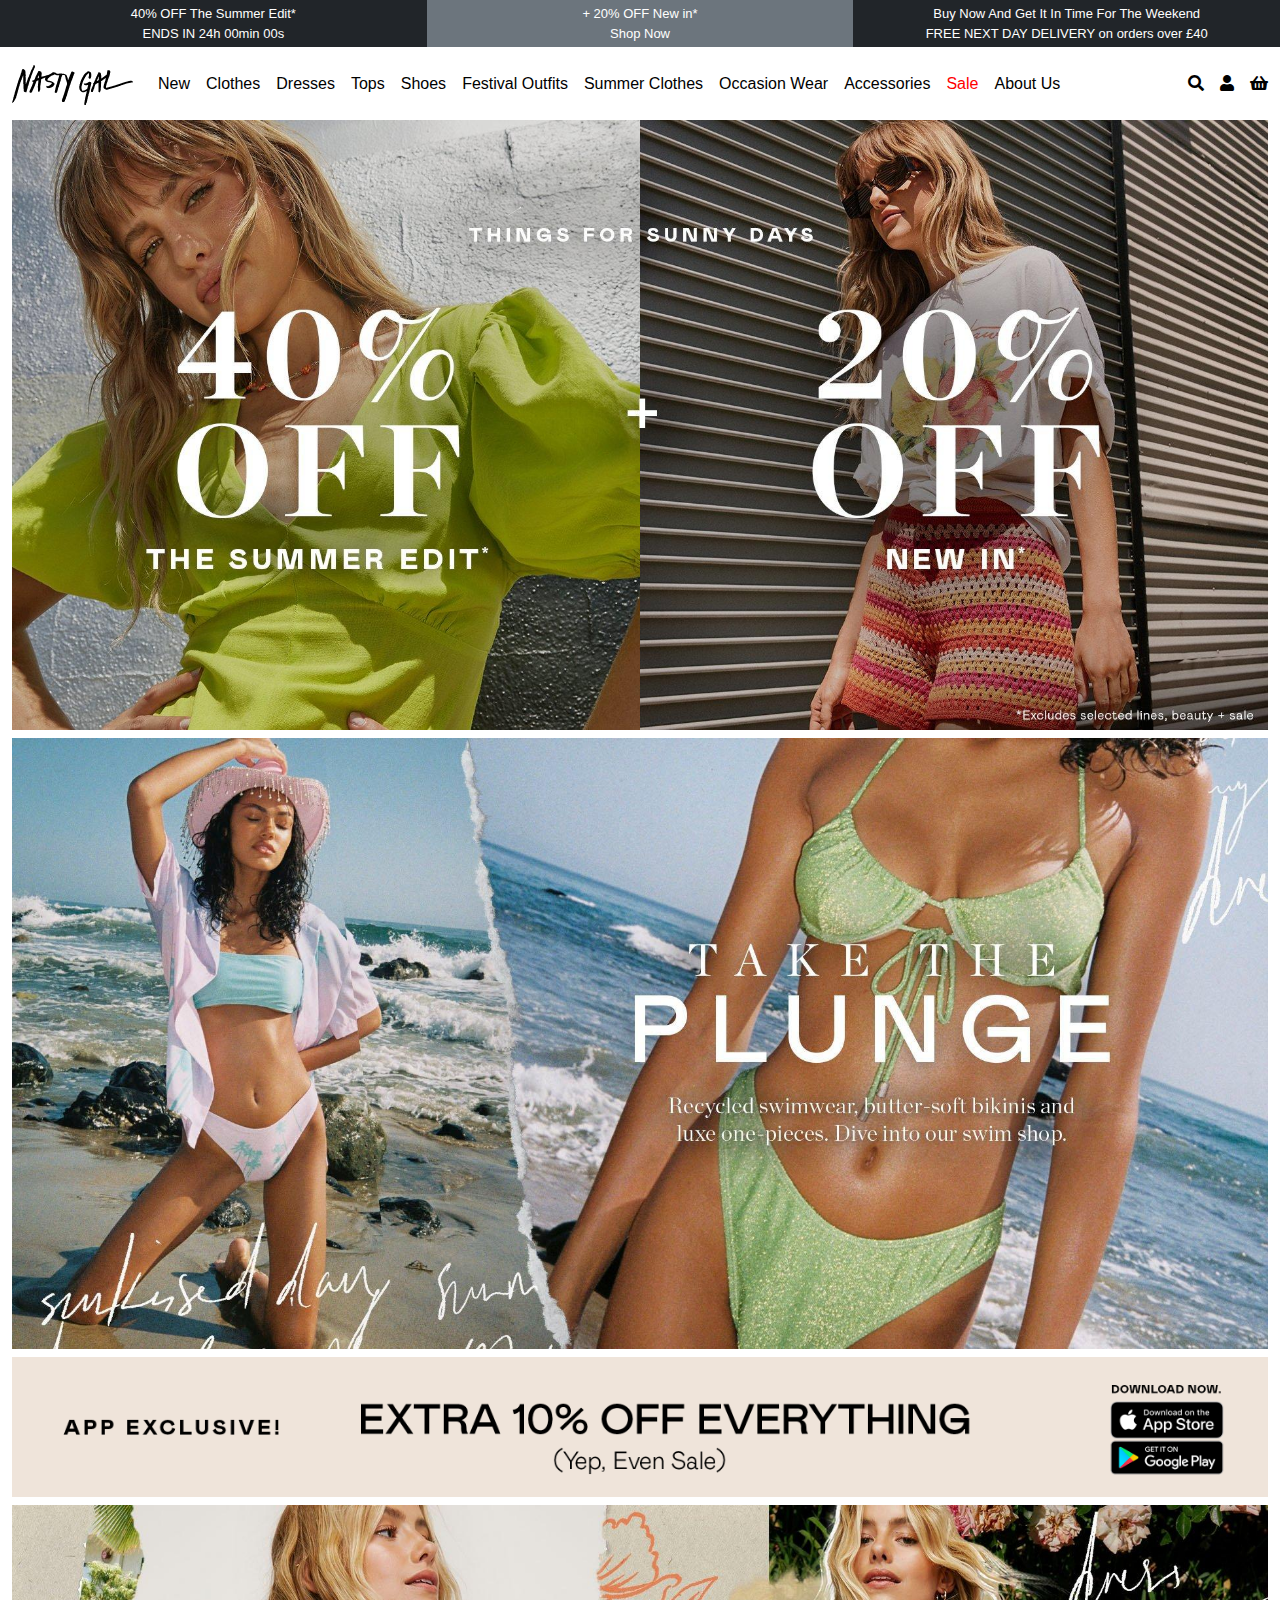
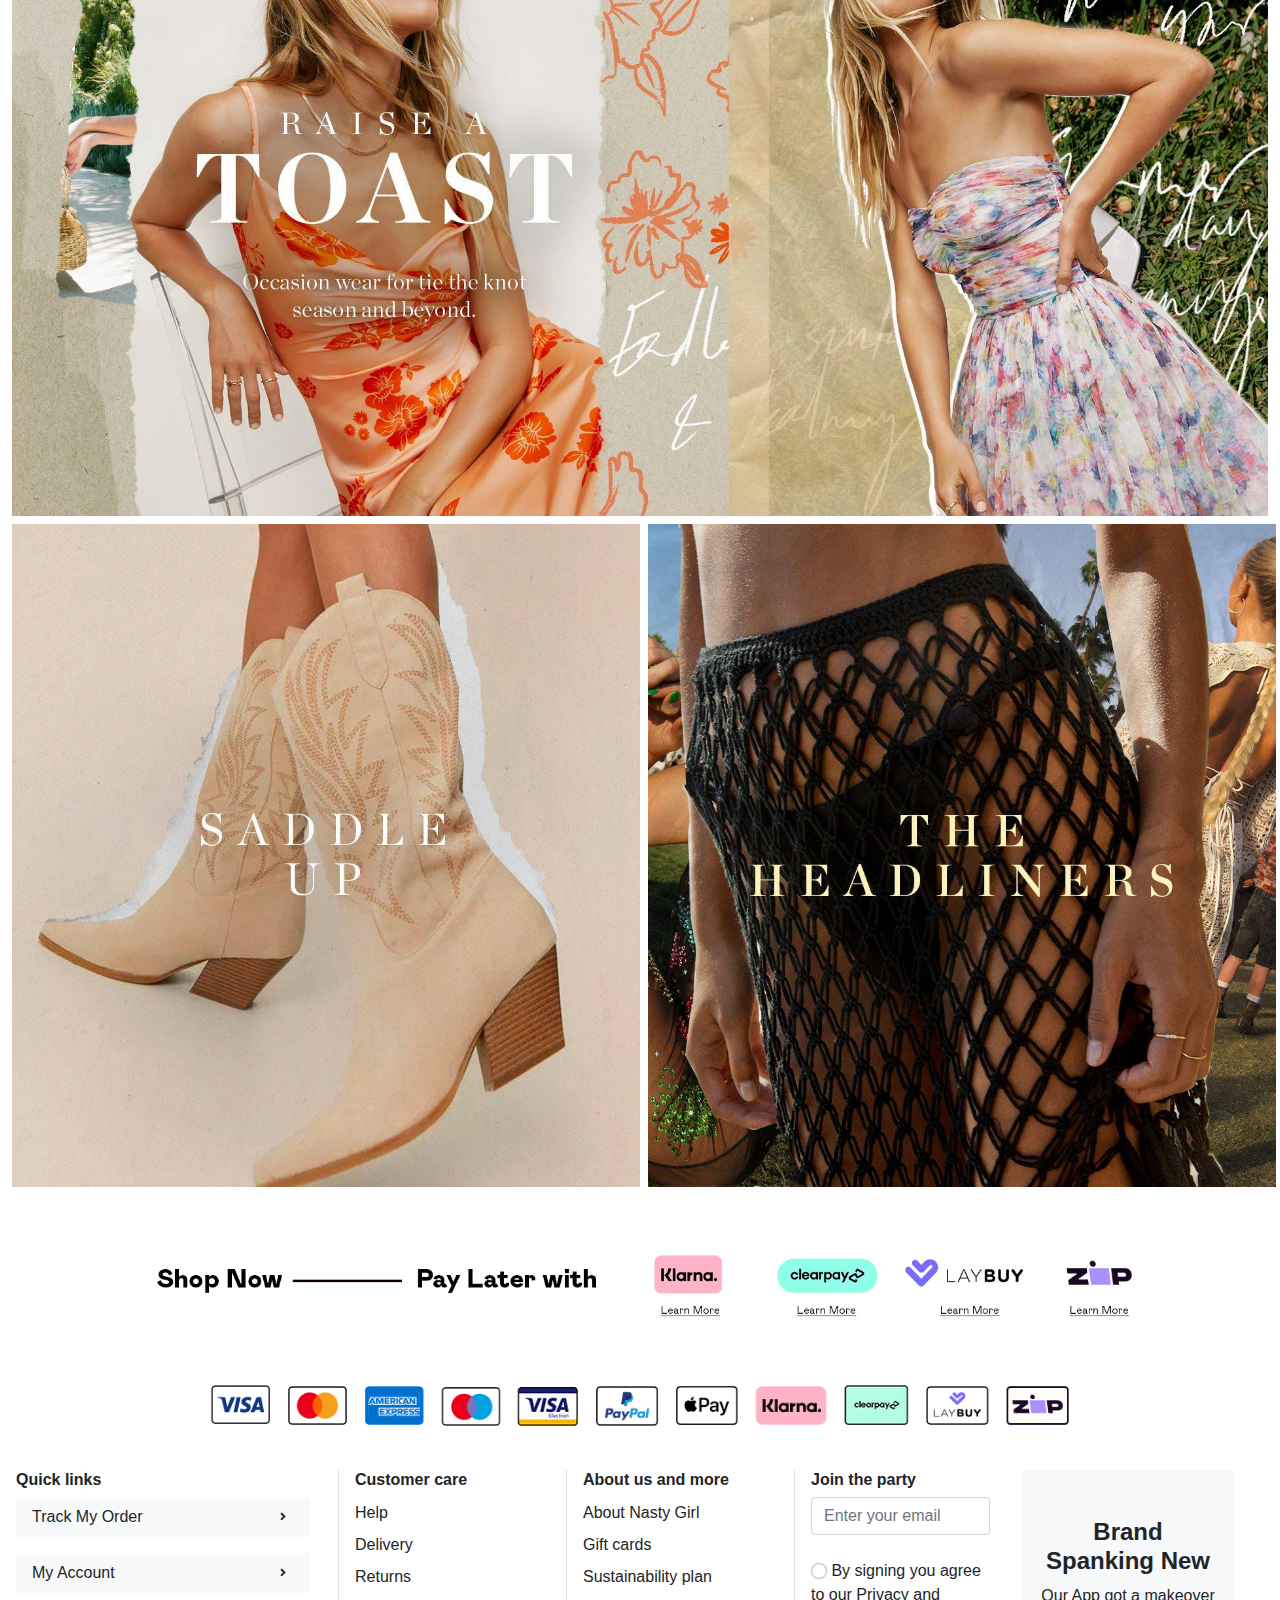
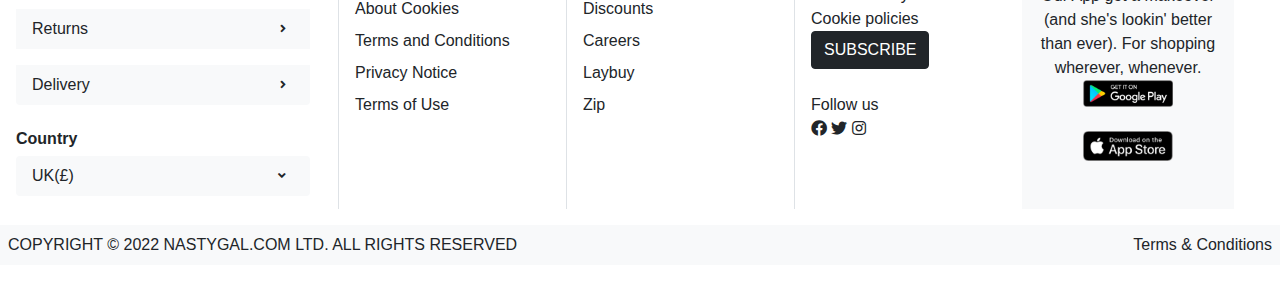
<file: Frontend/index.html>
<!DOCTYPE html>
<html lang="en">
<head>
    <meta charset="UTF-8">
    <meta http-equiv="X-UA-Compatible" content="IE=edge">
    <meta name="viewport" content="width=device-width, initial-scale=1.0">
    <meta name="description" content="ecommerce website">
    <meta name="keywords" content="shirts, trousers, jeans, jean, shirt, shoes, menswear, male, suits, agbada, native, mensshoes, mensnative, boxer, shorts, boxer shorts">
    <title>Nasty Girl | Nasty Gal </title>
    <link rel="stylesheet" href="assets/css/bootstrap.min.css">
    <link rel="stylesheet" href="assets/fontawesome/css/all.css">
    <link rel="stylesheet" href="assets/css/style.css">
    <link rel="shortcut icon" href="assets/img/Capture2.PNG">
</head>
<body>
<!-- Top -->
<section class="toppp">
    <div class="container-fluid sticky-top">
              <a href="Products.html" class="topp">
                    <div class="row">
                      <div class="col bg-dark text-center pt-1 pb-1">
                          40% OFF The Summer Edit* <br> ENDS IN 24h 00min 00s
                      </div>
                      <div class="col bg-secondary text-center pt-1 pb-1">
                        + 20% OFF New in* <br> Shop Now 
                      </div>
                      <div class="col bg-dark text-center pt-1 pb-1">
                        Buy Now And Get It In Time For The Weekend <br> FREE NEXT DAY DELIVERY on orders over £40
                      </div>
                  </div>
              </a>
      </div>
 </section>

<!-- NAVBAR -->

 <section>
  <nav class="navbar navbar-expand-lg bg-white text-dark position-sticky">
    <div class="container-fluid">
      <a class="navbar-brand" href="index.html">
        <img src="assets/img/Capture2.PNG" alt="icon">
      </a>
      <button class="navbar-toggler" type="button" data-bs-toggle="collapse" data-bs-target="#navbarSupportedContent" aria-controls="navbarSupportedContent" aria-expanded="false" aria-label="Toggle navigation">
        <span class="fas fa-bars text-secondary"></span>
      </button>
      <div class="collapse navbar-collapse" id="navbarSupportedContent">
        <ul class="navbar-nav me-auto mb-2 mb-lg-0">
          <li class="nav-item">
            <a class="nav-link" href="Products.html">New</a>
            <div class="navbar-overlay mt-3">
              <div class="container-fluid">
                <div class="row row-cols-auto gap-5 p-3 me-5 my-2">
                  <div class="col">
                    <h5>NEW IN</h5>
                    <p id="overlay-name"></p>
                    <ul class="list-unstyled lh-lg">
                      <li><a href="Products.html">New Shoes</a></li>
                      <li><a href="Products.html">New Bags</a></li>
                      <li><a href="Products.html">New Bottoms</a></li>
                      <li><a href="Products.html">New Eye Wear</a></li>
                      <li><a href="Products.html">New Carrybags</a></li>
                      <li><a href="Products.html">New Tops</a></li>
                      <li><a href="Products.html">New Shirts</a></li>
                      <li><a href="Products.html">New Trousers</a></li>
                      <li><a href="Products.html">New Accessories</a></li>
                      <li><a href="Products.html">New Shorts</a></li>
                      <li><a href="Products.html">New Bikinis</a></li>
                      <li><a href="Products.html">New Pants</a></li>
                    </ul>
                  </div>
                  <div class="col my-5 ">
                    <img src="assets/img/Home/WeddingGuestDresses_MM_ROW.webp" class="w-100" alt="image">
                    <p><a href="Products.html" class="navbar-image text-center fw-bold ">Spring Wedding <br> Guest Dresses</a></p>
                  </div>
                </div>
              </div>
            </div>
              
          </li>
          <li class="nav-item">
            <a class="nav-link" href="Products.html">Clothes</a>
            <div class="navbar-overlay mt-3">
              <div class="container-fluid">
                <div class="row row-cols-auto gap-5 p-3 me-5 my-2">
                  <div class="col">
                    <h5>CLOTHES</h5>
                    <p id="overlay-name"></p>
                    <ul class="list-unstyled lh-lg">
                      <li><a href="Products.html">Shoes</a></li>
                      <li><a href="Products.html">Bags</a></li>
                      <li><a href="Products.html">Bottoms</a></li>
                      <li><a href="Products.html">Eye Wear</a></li>
                      <li><a href="Products.html">Carrybags</a></li>
                      <li><a href="Products.html">Tops</a></li>
                      <li><a href="Products.html">Shirts</a></li>
                      <li><a href="Products.html">Trousers</a></li>
                      <li><a href="Products.html">Accessories</a></li>
                      <li><a href="Products.html">Shorts</a></li>
                      <li><a href="Products.html">Bikinis</a></li>
                      <li><a href="Products.html">Pants</a></li>
                    </ul>
                  </div>
                  <div class="col my-5 ">
                    <img src="assets/img/Home/mm_images_summeroutfits_row.jpg" class="w-100" alt="image">
                    <p><a href="Products.html" class="navbar-image text-center">Shop Sales</a></p>
                  </div>
                </div>
              </div>
            </div>
          </li>
          <li class="nav-item">
            <a class="nav-link" href="Products.html">Dresses</a>
            <div class="navbar-overlay mt-3">
              <div class="container-fluid">
                <div class="row row-cols-auto gap-5 p-3 me-5 my-2">
                  <div class="col">
                    <h5>SALE</h5>
                    <p id="overlay-name"></p>
                    <ul class="list-unstyled lh-lg">
                      <li><a href="Products.html">Party Dresses</a></li>
                      <li><a href="Products.html">Occasion</a></li>
                      <li><a href="Products.html">Graduation Dresses</a></li>
                      <li><a href="Products.html">Summer Dresses</a></li>
                      <li><a href="Products.html">Indoor Dresses</a></li>
                      <li><a href="Products.html">Outdoor Dresses</a></li>
                      <li><a href="Products.html">Winter</a></li>
                      <li><a href="Products.html">Autumn</a></li>
                      <li><a href="Products.html">Spring</a></li>
                      <li><a href="Products.html">Fall</a></li>
                    </ul>
                  </div>
                  <div class="col my-5 ">
                    <img src="assets/img/Home/mm_images_dresses_row.jpg" class="w-100" alt="image">
                    <p><a href="Products.html" class="navbar-image text-center">Our Top 5 <br> Spring Dresses</a></p>
                  </div>
                </div>
              </div>
            </div>
          </li>
          <li class="nav-item">
            <a class="nav-link" href="Products.html">Tops</a>
            <div class="navbar-overlay mt-3">
              <div class="container-fluid">
                <div class="row row-cols-auto gap-5 p-3 me-5 my-2">
                  <div class="col">
                    <h5>TOPS</h5>
                    <p id="overlay-name"></p>
                    <ul class="list-unstyled lh-lg">
                        <li><a href="Products.html">Skin Tops</a></li>
                      <li><a href="Products.html">Crop Tops</a></li>
                      <li><a href="Products.html">Short Tops</a></li>
                      <li><a href="Products.html">Black Tops</a></li>
                      <li><a href="Products.html">Summer Tops</a></li>
                      <li><a href="Products.html">Winter Tops</a></li>
                      <li><a href="Products.html">Spring Tops</a></li>
                      <li><a href="Products.html">Home Tops</a></li>
                      <li><a href="Products.html">Rainbow Tops</a></li>
                      <li><a href="Products.html">Style Tops</a></li>
                      <li><a href="Products.html">Bikinis Tops</a></li>
                      <li><a href="Products.html">Pant Tops</a></li>
                    </ul>
                  </div>
                  <div class="col my-5 ">
                    <img src="assets/img/Home/mm_images_tops_row.jpg" class="w-100" alt="image">
                    <p><a href="" class="navbar-image text-center">Shop Tops</a></p>
                  </div>
                </div>
              </div>
            </div>
          </li>
          <li class="nav-item">
            <a class="nav-link" href="Products.html">Shoes</a>
            <div class="navbar-overlay mt-3">
              <div class="container-fluid">
                <div class="row row-cols-auto gap-5 p-3 me-5 my-2">
                  <div class="col">
                    <h5>SHOES</h5>
                    <p id="overlay-name"></p><br>
                    <ul class="list-unstyled lh-lg">
                      <li><a href="Products.html">Shoes</a></li>
                      <li><a href="Products.html">Play Shoes</a></li>
                      <li><a href="Products.html">In Vogue Shoes</a></li>
                      <li><a href="Products.html">Style Shoes</a></li>
                      <li><a href="Products.html">Hindu Shoes</a></li>
                      <li><a href="Products.html">Summer Shoes</a></li>
                      <li><a href="Products.html">Winter Shoes</a></li>
                      <li><a href="Products.html">Spring Shoes</a></li>
                      <li><a href="Products.html">Dance Shoes</a></li>
                      <li><a href="Products.html">Tap-Dancing Shoes</a></li>
                      <li><a href="Products.html">Hike Shoes</a></li>
                      <li><a href="Products.html">Indooe Shoes</a></li>
                    </ul>
                  </div>
                  <div class="col my-5 ">
                    <img src="assets/img/Home/mm_images_shoesboots_row.jpg" class="w-100" alt="image">
                    <p><a href="" class="navbar-image text-center">Shop Sales</a></p>
                  </div>
                </div>
              </div>
            </div>
          </li>
          <li class="nav-item">
            <a class="nav-link" href="Products.html">Festival Outfits</a>
            <div class="navbar-overlay mt-3">
              <div class="container-fluid">
                <div class="row row-cols-auto gap-5 p-3 me-5 my-2">
                  <div class="col">
                    <h5>SALE</h5>
                    <p id="overlay-name"></p><br>
                    <ul class="list-unstyled lh-lg">
                        <li><a href="Products.html">Festival Shoes</a></li>
                      <li><a href="Products.html">Festival Bags</a></li>
                      <li><a href="Products.html">Festival Bottoms</a></li>
                      <li><a href="Products.html">Festival Eye Wear</a></li>
                      <li><a href="Products.html">Festival Carrybags</a></li>
                      <li><a href="Products.html">Festival Tops</a></li>
                      <li><a href="Products.html">Festival Shirts</a></li>
                      <li><a href="Products.html">Festival Trousers</a></li>
                      <li><a href="Products.html">Festival Accessories</a></li>
                      <li><a href="Products.html">Festival Shorts</a></li>
                      <li><a href="Products.html">Festival Bikinis</a></li>
                      <li><a href="Products.html">Festival Pants</a></li>
                    </ul>
                  </div>
                  <div class="col my-5 ">
                    <img src="assets/img/Home/Festival_MM.jpg" class="w-100" alt="image">
                    <p><a href="Products.html" class="navbar-image text-center">Shop Sales</a></p>
                  </div>
                </div>
              </div>
            </div>
          </li>
          <li class="nav-item">
            <a class="nav-link" href="Products.html">Summer Clothes</a>
            <div class="navbar-overlay mt-3">
              <div class="container-fluid">
                <div class="row row-cols-auto gap-5 p-3 me-5 my-2">
                  <div class="col">
                    <h5>SALE</h5>
                    <p id="overlay-name"></p><br>
                    <ul class="list-unstyled lh-lg">
                      <li><a href="Products.html">Summer Shoes</a></li>
                      <li><a href="Products.html">Summer Bags</a></li>
                      <li><a href="Products.html">Summer Bottoms</a></li>
                      <li><a href="Products.html">Summer Eye Wear</a></li>
                      <li><a href="Products.html">Summer Carrybags</a></li>
                      <li><a href="Products.html">Summer Tops</a></li>
                      <li><a href="Products.html">Summer Shirts</a></li>
                      <li><a href="Products.html">Summer Trousers</a></li>
                      <li><a href="Products.html">Summer Accessories</a></li>
                      <li><a href="Products.html">Summer Shorts</a></li>
                      <li><a href="Products.html">Summer Bikinis</a></li>
                      <li><a href="Products.html">Summer Pants</a></li>
                    </ul>
                  </div>
                  <div class="col my-5 ">
                    <img src="assets/img/Home/mm_images_summeroutfits_row.jpg" class="w-100" alt="image">
                    <p><a href="Products.html" class="navbar-image text-center">Shop Sales</a></p>
                  </div>
                </div>
              </div>
            </div>
          </li>
          <li class="nav-item">
            <a class="nav-link" href="Products.html">Occasion Wear</a>
            <div class="navbar-overlay mt-3">
              <div class="container-fluid">
                <div class="row row-cols-auto gap-5 p-3 me-5 my-2">
                  <div class="col">
                    <h5>SALE</h5>
                    <p id="overlay-name"></p><br>
                    <ul class="list-unstyled lh-lg">
                      <li><a href="Products.html">Occasional Shoes</a></li>
                      <li><a href="Products.html">Occasional Bags</a></li>
                      <li><a href="Products.html">Occasional Bottoms</a></li>
                      <li><a href="Products.html">Occasional Eye Wear</a></li>
                      <li><a href="Products.html">Occasional Carrybags</a></li>
                      <li><a href="Products.html">Occasional Tops</a></li>
                      <li><a href="Products.html">Graduation Shirts</a></li>
                      <li><a href="Products.html">Trousers</a></li>
                      <li><a href="Products.html">Accessories</a></li>
                      <li><a href="Products.html">Shorts</a></li>
                      <li><a href="Products.html">Summer Bikinis</a></li>
                      <li><a href="Products.html">Street Pants</a></li>
                    </ul>
                  </div>
                  <div class="col my-5 ">
                    <img src="assets/img/Home/Summer Wedding Dresses.webp" class="w-100" alt="image">
                    <p><a href="Products.html" class="navbar-image text-center">Shop Sales</a></p>
                  </div>
                </div>
              </div>
            </div>
          </li>
          <li class="nav-item">
            <a class="nav-link" href="Products.html">Accessories</a>
            <div class="navbar-overlay mt-3">
              <div class="container-fluid">
                <div class="row row-cols-auto gap-5 p-3 me-5 my-2">
                  <div class="col">
                    <h5>SALE</h5>
                    <p id="overlay-name"></p><br>
                    <ul class="list-unstyled lh-lg">
                      <li><a href="Products.html">Bags</a></li>
                      <li><a href="Products.html">Jewellery</a></li>
                      <li><a href="Products.html">Shoes</a></li>
                      <li><a href="Products.html">Chains</a></li>
                      <li><a href="Products.html">Bangles</a></li>
                      <li><a href="Products.html">Drop tops</a></li>
                      <li><a href="Products.html">High Heels</a></li>
                      <li><a href="Products.html">Pins</a></li>
                      <li><a href="Products.html">Hats</a></li>
                      <li><a href="Products.html">Bracelet</a></li>
                    </ul>
                  </div>
                  <div class="col my-5 ">
                    <img src="assets/img/Home/mm_images_accessories_row.jpg" class="w-100" alt="image">
                    <p><a href="Products.html" class="navbar-image text-center">Shop Sales</a></p>
                  </div>
                </div>
              </div>
            </div>
          </li>
          <li class="nav-item">
            <a class="nav-link" href="Products.html" style="color: red;">Sale</a>

            <div class="navbar-overlay mt-3">
              <div class="container-fluid">
                <div class="row row-cols-auto gap-5 p-3 me-5 my-2">
                  <div class="col">
                    <h5>SALE</h5>
                    <p id="overlay-name"></p><br>
                    <ul class="list-unstyled lh-lg">
                      <li><a href="Products.html">Sale Shoes</a></li>
                      <li><a href="Products.html">Sale Bags</a></li>
                      <li><a href="Products.html">Sale Bottoms</a></li>
                      <li><a href="Products.html">Sale Eye Wear</a></li>
                      <li><a href="Products.html">Sale Carrybags</a></li>
                      <li><a href="Products.html">Sale Tops</a></li>
                      <li><a href="Products.html">Sale Shirts</a></li>
                      <li><a href="Products.html">Sale Trousers</a></li>
                      <li><a href="Products.html">Sale Accessories</a></li>
                      <li><a href="Products.html">Sale Shorts</a></li>
                      <li><a href="Products.html">Sale Bikinis</a></li>
                      <li><a href="Products.html">Sale Pants</a></li>
                    </ul>
                  </div>
                  <div class="col my-5 ">
                    <img src="assets/img/Home/mm_images_sale_row.jpg" class="w-100" alt="image">
                    <p><a href="Products.html" class="navbar-image text-center">Shop Sales</a></p>
                  </div>
                </div>
              </div>
            </div>
          </li>
          <li class="nav-item">
            <a class="nav-link" href="About-us.html">About Us</a>
          </li>
        </ul>

        <div class="icono d-flex gap-3">
            <a href="Products.html"><i class="fas fa-search"></i></a>
            <a href="login.html"><i class="fas fa-user"></i></a>
            <a href="Product-page.html"><i class="fas fa-shopping-basket"></i></a>
        </div>
      </div>
    </div>
  </nav>
 </section>

<!-- BODY -->
<section>
    <div class="container-fluid">
        <a href="Product-page.html">
            <div class="d-flex mb-2">
                <img src="assets/img/Home/220517_UK_40OFF_Desktop.jfif" alt="image" class="w-50">
                <img src="assets/img/Home/220517_UK_20OFF_Desktop.jfif" alt="image" class="w-50">
            </div>
        </a>
    </div>

    <a href="Product-page.html">
    <div class="container-fluid mb-2">
        <img src="assets/img/Home/220511_splash_desktop_ukprimary.jfif" alt="image" class="w-100">
    </div>
    </a>

    <a href="Product-page.html">
        <div class="container-fluid mb-2">
            <img src="assets/img/Home/211028_AppExclusive_Desktop_Landing_Extra10.gif" alt="image" class="w-100">
        </div>
        </a>

    <a href="Product-page.html">
    <div class="container-fluid mb-2">
        <img src="assets/img/Home/220518_uk_desktop_secondary.jfif" alt="image" class="w-100">
    </div>
    </a>

    <div class="container-fluid">
    <a href="Product-page.html">
        <div class="d-flex mb-2 gap-2">
            <img src="assets/img/Home/220511_splash_desktop_ustertiary-2.jfif" alt="image" class="w-50">
            <img src="assets/img/Home/220518_uk_desktop_t1.jfif" alt="image" class="w-50">
        </div>
    </a>
    </div>
</section>

<!-- Footer -->

<section>
        <div class="container-fluid">    
          <a href="Products.html"><img src="assets/img/Home/UK_Desktop_Banner.webp" class="w-100" alt="image"></a>
        </div>

    <div class="container">    
        <img src="assets/img/Home/uk_payment_strip_aug_2021_desktop.webp" class="w-100" alt="image">
    </div>
  </section>

  <section>
    <div class="container-fluid p-3">
      <div class="row gap-3">
        <div class="col-md-3">
          <h6 class="fw-bold">Quick links</h6>
           <ul class="list-group gap-3">
             <li class="list-group-item d-flex justify-content-between align-items-center border-0 bg-light">
               Track My Order
               <span class="badge text-dark rounded-pill"><i class="fas fa-angle-right"></i> </span>
             </li>
             <li class="list-group-item d-flex justify-content-between align-items-center border-0 bg-light">
               My Account
               <span class="badge text-dark rounded-pill"><i class="fas fa-angle-right"></i> </span>
             </li>
             <li class="list-group-item d-flex justify-content-between align-items-center border-0 bg-light">
               Returns
               <span class="badge text-dark rounded-pill"><i class="fas fa-angle-right"></i> </span>
             </li>
             <li class="list-group-item d-flex justify-content-between align-items-center border-0 bg-light">
               Delivery
               <span class="badge text-dark rounded-pill"><i class="fas fa-angle-right"></i> </span>
             </li>
           </ul> <br>

           <h6 class="fw-bold">Country</h6>
           <ul class="list-group gap-3">
             <li class="list-group-item d-flex justify-content-between align-items-center border-0 bg-light">
               UK(£)
               <span class="badge text-dark rounded-pill"><i class="fas fa-angle-down"></i> </span>
             </li>
           </ul>
        </div>

           
         <div class="col-md-2 border-start px-3">
           <h6 class="fw-bold">Customer care</h6>
           <ul class="list-unstyled lh-lg">
             <li>Help</li>
             <li>Delivery</li>
             <li>Returns</li>
             <li>About Cookies</li>
             <li>Terms and Conditions</li>
             <li>Privacy Notice</li>
             <li>Terms of Use</li>
           </ul>

           
         </div>

         <div class="col-md-2 border-start px-3">
           <h6 class="fw-bold">About us and more</h6>
           <ul class="list-unstyled lh-lg">
             <li>About Nasty Girl</li>
             <li>Gift cards</li>
             <li>Sustainability plan</li>
             <li>Discounts</li>
             <li>Careers</li>
             <li>Laybuy</li>
             <li>Zip</li>
           </ul>
         </div>

         <div class="col-md-2 border-start px-3">
           <h6 class="fw-bold">Join the party</h6>
           <input type="text" class="form-control" placeholder="Enter your email"> <br>
           <input type="radio" class="form-check-input" name="q1"> By signing you agree to our Privacy and Cookie policies <br>
           <button type="button" class="btn btn-dark">SUBSCRIBE</button><br><br>

           Follow us <br>
           <p><i class="fab fa-facebook"></i>  <i class="fab fa-twitter"></i>  <i class="fab fa-instagram"></i></p>
         </div>

         <div class="col-md-2 px-3 p-5 text-center bg-light">
           <h4 class="fw-bold">Brand Spanking New</h4>
           Our App got a makeover (and she's lookin' better than ever). For shopping wherever, whenever. <br>
           <img src="assets/img/Home/google-play-2x.webp" alt="images" class="w-50"><br><br>
           <img src="assets/img/Home/app-store-2x.webp" alt="images" class="w-50">
         </div>

        </div>
      </div>
    </div>
  </section>

<!-- End Footer -->
<section>
  <div class="toppp">
       <ul class="bg-light p-2 list-unstyled d-flex justify-content-between">
         <li>COPYRIGHT © 2022 NASTYGAL.COM LTD. ALL RIGHTS RESERVED</li>
         <li>Terms & Conditions</li>
       </ul>   
  <div>
</section>
</body>

 <script src="assets/js/bootstrap.bundle.min.js"></script>

 <script>
 const popoverTriggerList = document.querySelectorAll('[data-bs-toggle="popover"]')
 const popoverList = [...popoverTriggerList].map(popoverTriggerEl => new bootstrap.Popover(popoverTriggerEl))
 </script>

</html>
</file>
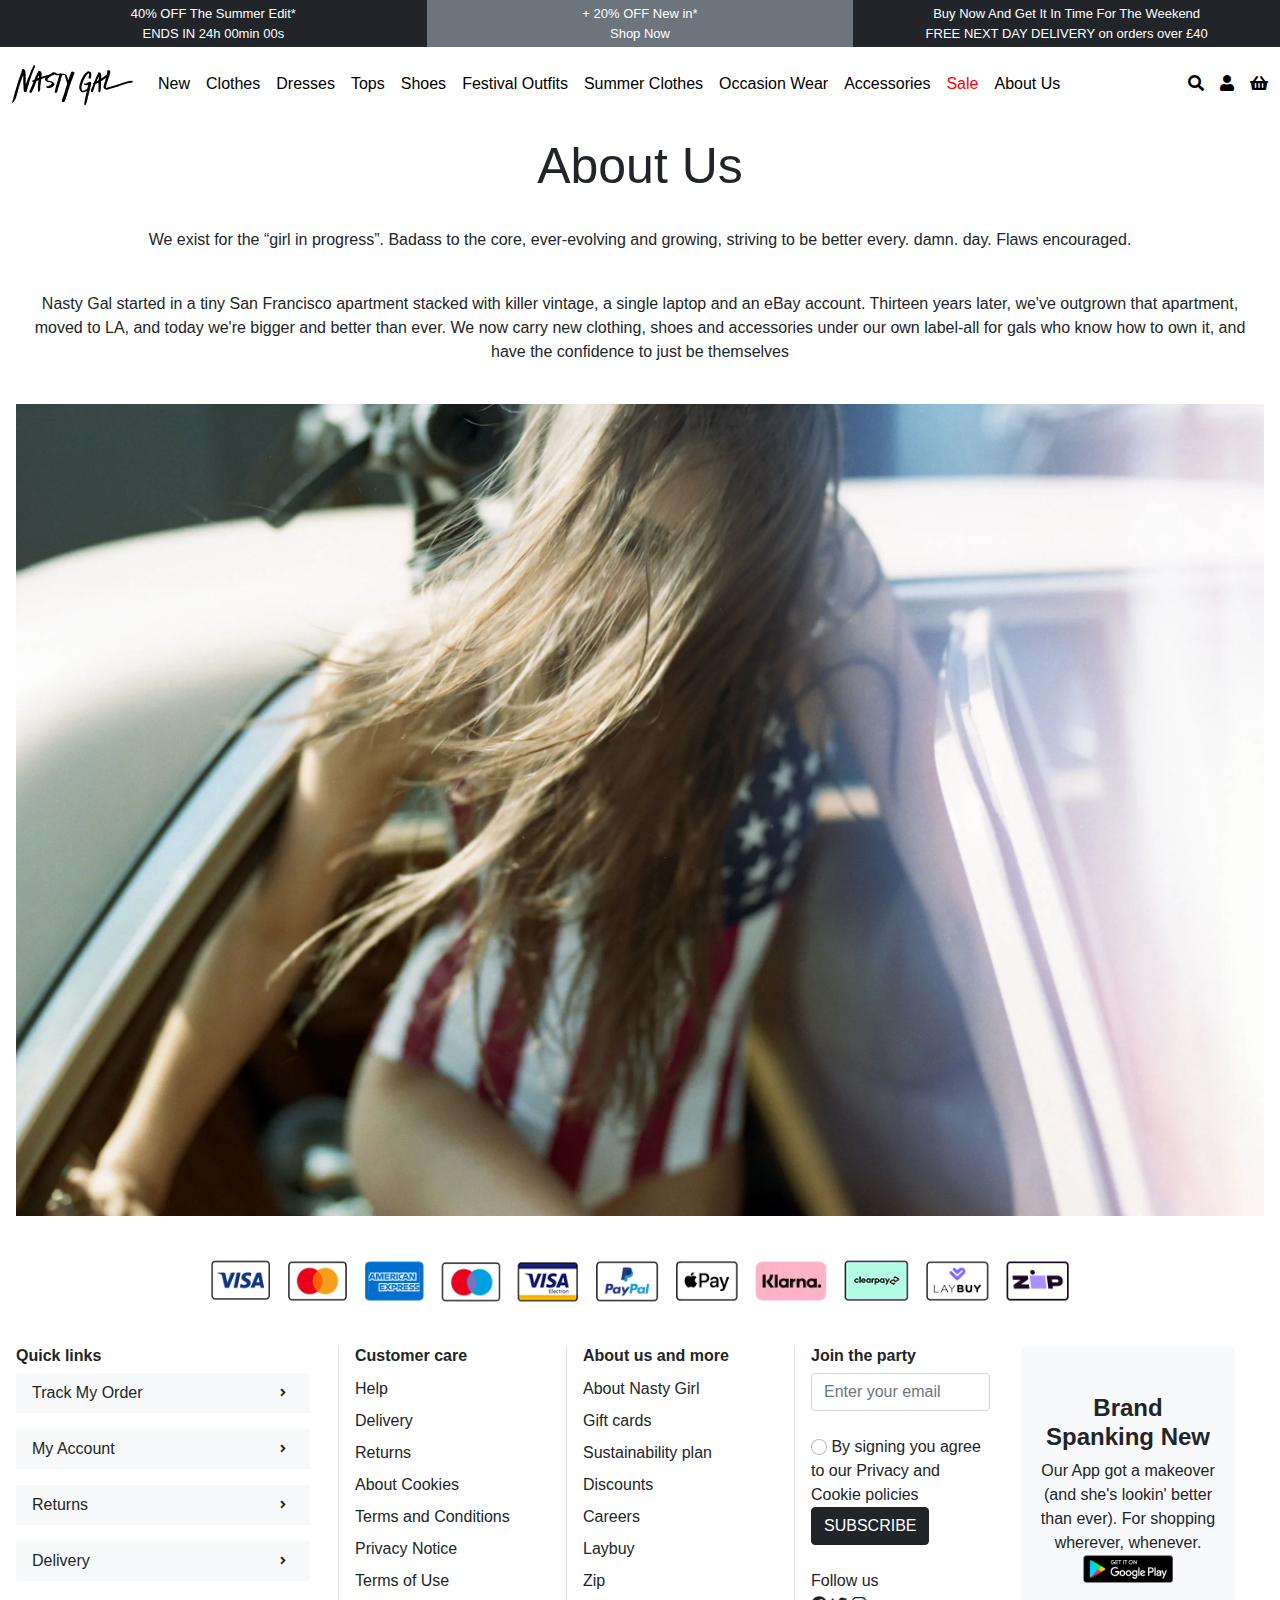
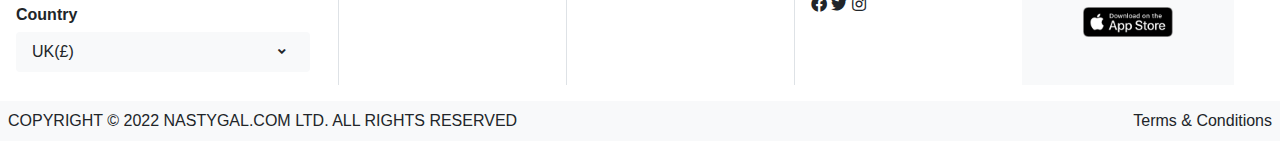
<file: Frontend/About-us.html>
<!DOCTYPE html>
<html lang="en">
<head>
    <meta charset="UTF-8">
    <meta http-equiv="X-UA-Compatible" content="IE=edge">
    <meta name="viewport" content="width=device-width, initial-scale=1.0">
    <meta name="description" content="ecommerce website">
    <meta name="keywords" content="shirts, trousers, jeans, jean, shirt, shoes, menswear, male, suits, agbada, native, mensshoes, mensnative, boxer, shorts, boxer shorts">
    <title>About Us | Nasty Gal </title>
    <link rel="stylesheet" href="assets/css/bootstrap.min.css">
    <link rel="stylesheet" href="assets/fontawesome/css/all.css">
    <link rel="stylesheet" href="assets/css/style.css">
    <link rel="shortcut icon" href="assets/img/Capture2.PNG">

</head>
<body>
      <!-- Top -->
      <section class="toppp">
        <div class="container-fluid sticky-top">
                  <a href="Products.html" class="topp">
                        <div class="row">
                          <div class="col-lg-4 bg-dark text-center pt-1 pb-1">
                              40% OFF The Summer Edit* <br> ENDS IN 24h 00min 00s
                          </div>
                          <div class="col-lg-4 bg-secondary text-center pt-1 pb-1">
                            + 20% OFF New in* <br> Shop Now 
                          </div>
                          <div class="col-lg-4 bg-dark text-center pt-1 pb-1">
                            Buy Now And Get It In Time For The Weekend <br> FREE NEXT DAY DELIVERY on orders over £40
                          </div>
                      </div>
                  </a>
          </div>
     </section>

<!-- NAVBAR -->

     <section>
      <nav class="navbar navbar-expand-lg bg-white text-dark position-sticky">
        <div class="container-fluid">
          <a class="navbar-brand" href="index.html">
            <img src="assets/img/Capture2.PNG" alt="icon">
          </a>
          <button class="navbar-toggler" type="button" data-bs-toggle="collapse" data-bs-target="#navbarSupportedContent" aria-controls="navbarSupportedContent" aria-expanded="false" aria-label="Toggle navigation">
            <span class="fas fa-bars text-secondary"></span>
          </button>
          <div class="collapse navbar-collapse" id="navbarSupportedContent">
            <ul class="navbar-nav me-auto mb-2 mb-lg-0">
              <li class="nav-item">
                <a class="nav-link" href="Products.html">New</a>
                <div class="navbar-overlay mt-3">
                  <div class="container-fluid">
                    <div class="row row-cols-auto gap-5 p-3 me-5 my-2">
                      <div class="col">
                        <h5>NEW IN</h5>
                        <p id="overlay-name"></p>
                        <ul class="list-unstyled lh-lg">
                          <li><a href="Products.html">New Shoes</a></li>
                          <li><a href="Products.html">New Bags</a></li>
                          <li><a href="Products.html">New Bottoms</a></li>
                          <li><a href="Products.html">New Eye Wear</a></li>
                          <li><a href="Products.html">New Carrybags</a></li>
                          <li><a href="Products.html">New Tops</a></li>
                          <li><a href="Products.html">New Shirts</a></li>
                          <li><a href="Products.html">New Trousers</a></li>
                          <li><a href="Products.html">New Accessories</a></li>
                          <li><a href="Products.html">New Shorts</a></li>
                          <li><a href="Products.html">New Bikinis</a></li>
                          <li><a href="Products.html">New Pants</a></li>
                        </ul>
                      </div>
                      <div class="col my-5 ">
                        <img src="assets/img/Home/WeddingGuestDresses_MM_ROW.webp" class="w-100" alt="image">
                        <p><a href="Products.html" class="navbar-image text-center fw-bold ">Spring Wedding <br> Guest Dresses</a></p>
                      </div>
                    </div>
                  </div>
                </div>
                  
              </li>
              <li class="nav-item">
                <a class="nav-link" href="Products.html">Clothes</a>
                <div class="navbar-overlay mt-3">
                  <div class="container-fluid">
                    <div class="row row-cols-auto gap-5 p-3 me-5 my-2">
                      <div class="col">
                        <h5>CLOTHES</h5>
                        <p id="overlay-name"></p>
                        <ul class="list-unstyled lh-lg">
                          <li><a href="Products.html">Shoes</a></li>
                          <li><a href="Products.html">Bags</a></li>
                          <li><a href="Products.html">Bottoms</a></li>
                          <li><a href="Products.html">Eye Wear</a></li>
                          <li><a href="Products.html">Carrybags</a></li>
                          <li><a href="Products.html">Tops</a></li>
                          <li><a href="Products.html">Shirts</a></li>
                          <li><a href="Products.html">Trousers</a></li>
                          <li><a href="Products.html">Accessories</a></li>
                          <li><a href="Products.html">Shorts</a></li>
                          <li><a href="Products.html">Bikinis</a></li>
                          <li><a href="Products.html">Pants</a></li>
                        </ul>
                      </div>
                      <div class="col my-5 ">
                        <img src="assets/img/Home/mm_images_summeroutfits_row.jpg" class="w-100" alt="image">
                        <p><a href="Products.html" class="navbar-image text-center">Shop Sales</a></p>
                      </div>
                    </div>
                  </div>
                </div>
              </li>
              <li class="nav-item">
                <a class="nav-link" href="Products.html">Dresses</a>
                <div class="navbar-overlay mt-3">
                  <div class="container-fluid">
                    <div class="row row-cols-auto gap-5 p-3 me-5 my-2">
                      <div class="col">
                        <h5>SALE</h5>
                        <p id="overlay-name"></p>
                        <ul class="list-unstyled lh-lg">
                          <li><a href="Products.html">Party Dresses</a></li>
                          <li><a href="Products.html">Occasion</a></li>
                          <li><a href="Products.html">Graduation Dresses</a></li>
                          <li><a href="Products.html">Summer Dresses</a></li>
                          <li><a href="Products.html">Indoor Dresses</a></li>
                          <li><a href="Products.html">Outdoor Dresses</a></li>
                          <li><a href="Products.html">Winter</a></li>
                          <li><a href="Products.html">Autumn</a></li>
                          <li><a href="Products.html">Spring</a></li>
                          <li><a href="Products.html">Fall</a></li>
                        </ul>
                      </div>
                      <div class="col my-5 ">
                        <img src="assets/img/Home/mm_images_dresses_row.jpg" class="w-100" alt="image">
                        <p><a href="Products.html" class="navbar-image text-center">Our Top 5 <br> Spring Dresses</a></p>
                      </div>
                    </div>
                  </div>
                </div>
              </li>
              <li class="nav-item">
                <a class="nav-link" href="Products.html">Tops</a>
                <div class="navbar-overlay mt-3">
                  <div class="container-fluid">
                    <div class="row row-cols-auto gap-5 p-3 me-5 my-2">
                      <div class="col">
                        <h5>TOPS</h5>
                        <p id="overlay-name"></p>
                        <ul class="list-unstyled lh-lg">
                            <li><a href="Products.html">Skin Tops</a></li>
                          <li><a href="Products.html">Crop Tops</a></li>
                          <li><a href="Products.html">Short Tops</a></li>
                          <li><a href="Products.html">Black Tops</a></li>
                          <li><a href="Products.html">Summer Tops</a></li>
                          <li><a href="Products.html">Winter Tops</a></li>
                          <li><a href="Products.html">Spring Tops</a></li>
                          <li><a href="Products.html">Home Tops</a></li>
                          <li><a href="Products.html">Rainbow Tops</a></li>
                          <li><a href="Products.html">Style Tops</a></li>
                          <li><a href="Products.html">Bikinis Tops</a></li>
                          <li><a href="Products.html">Pant Tops</a></li>
                        </ul>
                      </div>
                      <div class="col my-5 ">
                        <img src="assets/img/Home/mm_images_tops_row.jpg" class="w-100" alt="image">
                        <p><a href="" class="navbar-image text-center">Shop Tops</a></p>
                      </div>
                    </div>
                  </div>
                </div>
              </li>
              <li class="nav-item">
                <a class="nav-link" href="Products.html">Shoes</a>
                <div class="navbar-overlay mt-3">
                  <div class="container-fluid">
                    <div class="row row-cols-auto gap-5 p-3 me-5 my-2">
                      <div class="col">
                        <h5>SHOES</h5>
                        <p id="overlay-name"></p><br>
                        <ul class="list-unstyled lh-lg">
                          <li><a href="Products.html">Shoes</a></li>
                          <li><a href="Products.html">Play Shoes</a></li>
                          <li><a href="Products.html">In Vogue Shoes</a></li>
                          <li><a href="Products.html">Style Shoes</a></li>
                          <li><a href="Products.html">Hindu Shoes</a></li>
                          <li><a href="Products.html">Summer Shoes</a></li>
                          <li><a href="Products.html">Winter Shoes</a></li>
                          <li><a href="Products.html">Spring Shoes</a></li>
                          <li><a href="Products.html">Dance Shoes</a></li>
                          <li><a href="Products.html">Tap-Dancing Shoes</a></li>
                          <li><a href="Products.html">Hike Shoes</a></li>
                          <li><a href="Products.html">Indooe Shoes</a></li>
                        </ul>
                      </div>
                      <div class="col my-5 ">
                        <img src="assets/img/Home/mm_images_shoesboots_row.jpg" class="w-100" alt="image">
                        <p><a href="" class="navbar-image text-center">Shop Sales</a></p>
                      </div>
                    </div>
                  </div>
                </div>
              </li>
              <li class="nav-item">
                <a class="nav-link" href="Products.html">Festival Outfits</a>
                <div class="navbar-overlay mt-3">
                  <div class="container-fluid">
                    <div class="row row-cols-auto gap-5 p-3 me-5 my-2">
                      <div class="col">
                        <h5>SALE</h5>
                        <p id="overlay-name"></p><br>
                        <ul class="list-unstyled lh-lg">
                            <li><a href="Products.html">Festival Shoes</a></li>
                          <li><a href="Products.html">Festival Bags</a></li>
                          <li><a href="Products.html">Festival Bottoms</a></li>
                          <li><a href="Products.html">Festival Eye Wear</a></li>
                          <li><a href="Products.html">Festival Carrybags</a></li>
                          <li><a href="Products.html">Festival Tops</a></li>
                          <li><a href="Products.html">Festival Shirts</a></li>
                          <li><a href="Products.html">Festival Trousers</a></li>
                          <li><a href="Products.html">Festival Accessories</a></li>
                          <li><a href="Products.html">Festival Shorts</a></li>
                          <li><a href="Products.html">Festival Bikinis</a></li>
                          <li><a href="Products.html">Festival Pants</a></li>
                        </ul>
                      </div>
                      <div class="col my-5 ">
                        <img src="assets/img/Home/Festival_MM.jpg" class="w-100" alt="image">
                        <p><a href="Products.html" class="navbar-image text-center">Shop Sales</a></p>
                      </div>
                    </div>
                  </div>
                </div>
              </li>
              <li class="nav-item">
                <a class="nav-link" href="Products.html">Summer Clothes</a>
                <div class="navbar-overlay mt-3">
                  <div class="container-fluid">
                    <div class="row row-cols-auto gap-5 p-3 me-5 my-2">
                      <div class="col">
                        <h5>SALE</h5>
                        <p id="overlay-name"></p><br>
                        <ul class="list-unstyled lh-lg">
                          <li><a href="Products.html">Summer Shoes</a></li>
                          <li><a href="Products.html">Summer Bags</a></li>
                          <li><a href="Products.html">Summer Bottoms</a></li>
                          <li><a href="Products.html">Summer Eye Wear</a></li>
                          <li><a href="Products.html">Summer Carrybags</a></li>
                          <li><a href="Products.html">Summer Tops</a></li>
                          <li><a href="Products.html">Summer Shirts</a></li>
                          <li><a href="Products.html">Summer Trousers</a></li>
                          <li><a href="Products.html">Summer Accessories</a></li>
                          <li><a href="Products.html">Summer Shorts</a></li>
                          <li><a href="Products.html">Summer Bikinis</a></li>
                          <li><a href="Products.html">Summer Pants</a></li>
                        </ul>
                      </div>
                      <div class="col my-5 ">
                        <img src="assets/img/Home/mm_images_summeroutfits_row.jpg" class="w-100" alt="image">
                        <p><a href="Products.html" class="navbar-image text-center">Shop Sales</a></p>
                      </div>
                    </div>
                  </div>
                </div>
              </li>
              <li class="nav-item">
                <a class="nav-link" href="Products.html">Occasion Wear</a>
                <div class="navbar-overlay mt-3">
                  <div class="container-fluid">
                    <div class="row row-cols-auto gap-5 p-3 me-5 my-2">
                      <div class="col">
                        <h5>SALE</h5>
                        <p id="overlay-name"></p><br>
                        <ul class="list-unstyled lh-lg">
                          <li><a href="Products.html">Occasional Shoes</a></li>
                          <li><a href="Products.html">Occasional Bags</a></li>
                          <li><a href="Products.html">Occasional Bottoms</a></li>
                          <li><a href="Products.html">Occasional Eye Wear</a></li>
                          <li><a href="Products.html">Occasional Carrybags</a></li>
                          <li><a href="Products.html">Occasional Tops</a></li>
                          <li><a href="Products.html">Graduation Shirts</a></li>
                          <li><a href="Products.html">Trousers</a></li>
                          <li><a href="Products.html">Accessories</a></li>
                          <li><a href="Products.html">Shorts</a></li>
                          <li><a href="Products.html">Summer Bikinis</a></li>
                          <li><a href="Products.html">Street Pants</a></li>
                        </ul>
                      </div>
                      <div class="col my-5 ">
                        <img src="assets/img/Home/Summer Wedding Dresses.webp" class="w-100" alt="image">
                        <p><a href="Products.html" class="navbar-image text-center">Shop Sales</a></p>
                      </div>
                    </div>
                  </div>
                </div>
              </li>
              <li class="nav-item">
                <a class="nav-link" href="Products.html">Accessories</a>
                <div class="navbar-overlay mt-3">
                  <div class="container-fluid">
                    <div class="row row-cols-auto gap-5 p-3 me-5 my-2">
                      <div class="col">
                        <h5>SALE</h5>
                        <p id="overlay-name"></p><br>
                        <ul class="list-unstyled lh-lg">
                          <li><a href="Products.html">Bags</a></li>
                          <li><a href="Products.html">Jewellery</a></li>
                          <li><a href="Products.html">Shoes</a></li>
                          <li><a href="Products.html">Chains</a></li>
                          <li><a href="Products.html">Bangles</a></li>
                          <li><a href="Products.html">Drop tops</a></li>
                          <li><a href="Products.html">High Heels</a></li>
                          <li><a href="Products.html">Pins</a></li>
                          <li><a href="Products.html">Hats</a></li>
                          <li><a href="Products.html">Bracelet</a></li>
                        </ul>
                      </div>
                      <div class="col my-5 ">
                        <img src="assets/img/Home/mm_images_accessories_row.jpg" class="w-100" alt="image">
                        <p><a href="Products.html" class="navbar-image text-center">Shop Sales</a></p>
                      </div>
                    </div>
                  </div>
                </div>
              </li>
              <li class="nav-item">
                <a class="nav-link" href="Products.html" style="color: red;">Sale</a>

                <div class="navbar-overlay mt-3">
                  <div class="container-fluid">
                    <div class="row row-cols-auto gap-5 p-3 me-5 my-2">
                      <div class="col">
                        <h5>SALE</h5>
                        <p id="overlay-name"></p><br>
                        <ul class="list-unstyled lh-lg">
                          <li><a href="Products.html">Sale Shoes</a></li>
                          <li><a href="Products.html">Sale Bags</a></li>
                          <li><a href="Products.html">Sale Bottoms</a></li>
                          <li><a href="Products.html">Sale Eye Wear</a></li>
                          <li><a href="Products.html">Sale Carrybags</a></li>
                          <li><a href="Products.html">Sale Tops</a></li>
                          <li><a href="Products.html">Sale Shirts</a></li>
                          <li><a href="Products.html">Sale Trousers</a></li>
                          <li><a href="Products.html">Sale Accessories</a></li>
                          <li><a href="Products.html">Sale Shorts</a></li>
                          <li><a href="Products.html">Sale Bikinis</a></li>
                          <li><a href="Products.html">Sale Pants</a></li>
                        </ul>
                      </div>
                      <div class="col my-5 ">
                        <img src="assets/img/Home/mm_images_sale_row.jpg" class="w-100" alt="image">
                        <p><a href="Products.html" class="navbar-image text-center">Shop Sales</a></p>
                      </div>
                    </div>
                  </div>
                </div>
              </li>
              <li class="nav-item">
                <a class="nav-link" href="About-us.html">About Us</a>
              </li>
            </ul>

            <div class="icono d-flex gap-3">
              <a href="Products.html"><i class="fas fa-search"></i></a>
              <a href="login.html"><i class="fas fa-user"></i></a>
              <a href="Product-page.html"><i class="fas fa-shopping-basket"></i></a>
          </div>
          </div>
        </div>
      </nav>
     </section>


<!-- BODY -->
<section class="text-center fw-light p-3">
  <h1 style="font-size: 50px">About Us</h1><br>

  <p>We exist for the “girl in progress”. Badass to the core, ever-evolving and growing, striving to be better every. damn. day. Flaws encouraged.</p><br>

  <p>Nasty Gal started in a tiny San Francisco apartment stacked with killer vintage, a single laptop and an eBay account. Thirteen years later, we've outgrown that apartment, moved to LA, and today we're bigger and better than ever. We now carry new clothing, shoes and accessories under our own label-all for gals who know how to own it, and have the confidence to just be themselves</p><br>

  <img src="assets/img/about page/About_Us.webp" alt="image" class="w-100">


</section>

<!-- Footer -->

     <section>
       <div class="container">    
           <img src="assets/img/Home/uk_payment_strip_aug_2021_desktop.webp" class="w-100" alt="image">
       </div>
     </section>

     <section>
       <div class="container-fluid p-3">
         <div class="row gap-3">
           <div class="col-md-3">
             <h6 class="fw-bold">Quick links</h6>
              <ul class="list-group gap-3">
                <li class="list-group-item d-flex justify-content-between align-items-center border-0 bg-light">
                  Track My Order
                  <span class="badge text-dark rounded-pill"><i class="fas fa-angle-right"></i> </span>
                </li>
                <li class="list-group-item d-flex justify-content-between align-items-center border-0 bg-light">
                  My Account
                  <span class="badge text-dark rounded-pill"><i class="fas fa-angle-right"></i> </span>
                </li>
                <li class="list-group-item d-flex justify-content-between align-items-center border-0 bg-light">
                  Returns
                  <span class="badge text-dark rounded-pill"><i class="fas fa-angle-right"></i> </span>
                </li>
                <li class="list-group-item d-flex justify-content-between align-items-center border-0 bg-light">
                  Delivery
                  <span class="badge text-dark rounded-pill"><i class="fas fa-angle-right"></i> </span>
                </li>
              </ul> <br>

              <h6 class="fw-bold">Country</h6>
              <ul class="list-group gap-3">
                <li class="list-group-item d-flex justify-content-between align-items-center border-0 bg-light">
                  UK(£)
                  <span class="badge text-dark rounded-pill"><i class="fas fa-angle-down"></i> </span>
                </li>
              </ul>
           </div>

              
            <div class="col-md-2 border-start px-3">
              <h6 class="fw-bold">Customer care</h6>
              <ul class="list-unstyled lh-lg">
                <li>Help</li>
                <li>Delivery</li>
                <li>Returns</li>
                <li>About Cookies</li>
                <li>Terms and Conditions</li>
                <li>Privacy Notice</li>
                <li>Terms of Use</li>
              </ul>

              
            </div>

            <div class="col-md-2 border-start px-3">
              <h6 class="fw-bold">About us and more</h6>
              <ul class="list-unstyled lh-lg">
                <li>About Nasty Girl</li>
                <li>Gift cards</li>
                <li>Sustainability plan</li>
                <li>Discounts</li>
                <li>Careers</li>
                <li>Laybuy</li>
                <li>Zip</li>
              </ul>
            </div>

            <div class="col-md-2 border-start px-3">
              <h6 class="fw-bold">Join the party</h6>
              <input type="text" class="form-control" placeholder="Enter your email"> <br>
              <input type="radio" class="form-check-input" name="q1"> By signing you agree to our Privacy and Cookie policies <br>
              <button type="button" class="btn btn-dark">SUBSCRIBE</button><br><br>

              Follow us <br>
              <p><i class="fab fa-facebook"></i>  <i class="fab fa-twitter"></i>  <i class="fab fa-instagram"></i></p>
            </div>

            <div class="col-md-2 px-3 p-5 text-center bg-light">
              <h4 class="fw-bold">Brand Spanking New</h4>
              Our App got a makeover (and she's lookin' better than ever). For shopping wherever, whenever. <br>
              <img src="assets/img/Home/google-play-2x.webp" alt="images" class="w-50"><br><br>
              <img src="assets/img/Home/app-store-2x.webp" alt="images" class="w-50">
            </div>

           </div>
         </div>
       </div>
     </section>

  <!-- End Footer -->
   <section class="toppp">
     <div>
          <ul class="bg-light p-2 list-unstyled d-flex justify-content-between">
            <li>COPYRIGHT © 2022 NASTYGAL.COM LTD. ALL RIGHTS RESERVED</li>
            <li>Terms & Conditions</li>
          </ul>   
     <div>
   </section>
</body>

    <script src="assets/js/bootstrap.bundle.min.js"></script>

    <script>
    const popoverTriggerList = document.querySelectorAll('[data-bs-toggle="popover"]')
    const popoverList = [...popoverTriggerList].map(popoverTriggerEl => new bootstrap.Popover(popoverTriggerEl))
    </script>

</html>
</file>
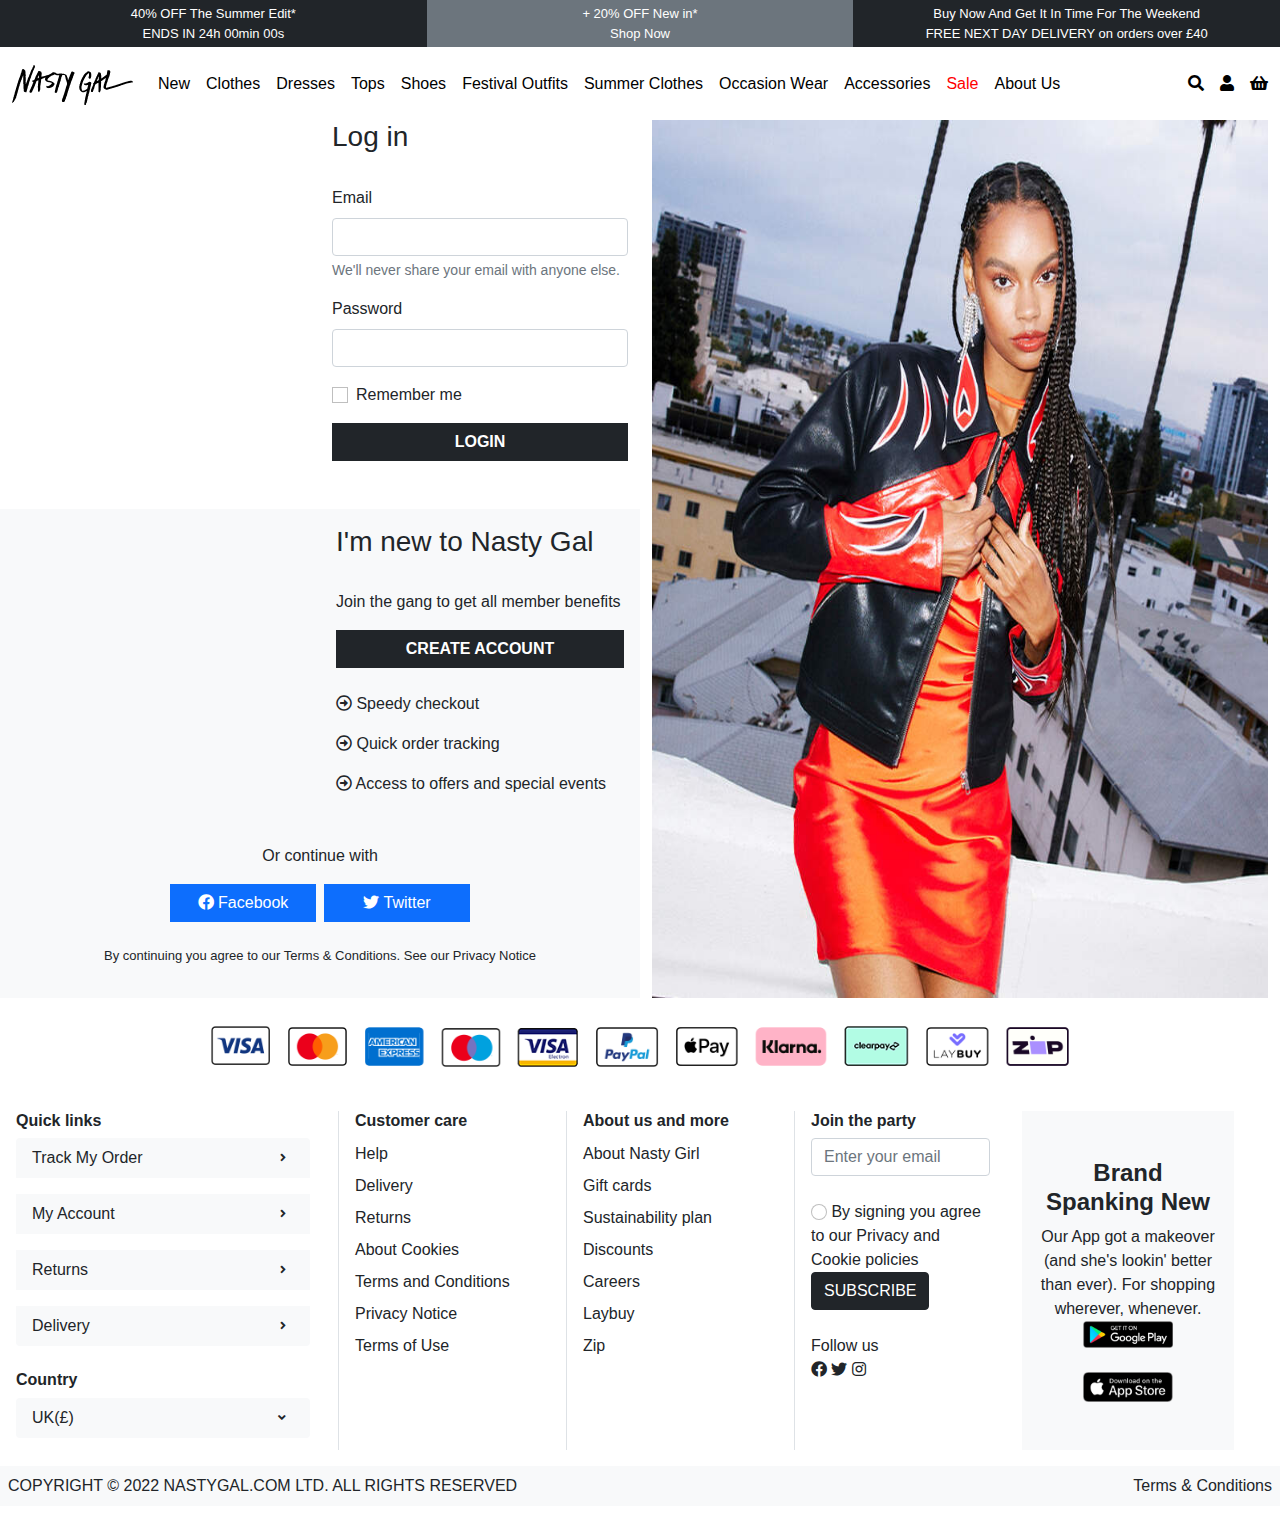
<file: Frontend/login.html>
<!DOCTYPE html>
<html lang="en">
<head>
    <meta charset="UTF-8">
    <meta http-equiv="X-UA-Compatible" content="IE=edge">
    <meta name="viewport" content="width=device-width, initial-scale=1.0">
    <meta name="description" content="ecommerce website">
    <meta name="keywords" content="shirts, trousers, jeans, jean, shirt, shoes, menswear, male, suits, agbada, native, mensshoes, mensnative, boxer, shorts, boxer shorts">
    <title>Sign in page with registration | Nasty Gal </title>
    <link rel="stylesheet" href="assets/css/bootstrap.min.css">
    <link rel="stylesheet" href="assets/fontawesome/css/all.css">
    <link rel="stylesheet" href="assets/css/style.css">
    <link rel="shortcut icon" href="assets/img/Capture2.PNG">

</head>
<body>
      <!-- Top -->
      <section class="toppp">
        <div class="container-fluid sticky-top">
                  <a href="Products.html" class="topp">
                        <div class="row">
                          <div class="col bg-dark text-center pt-1 pb-1">
                              40% OFF The Summer Edit* <br> ENDS IN 24h 00min 00s
                          </div>
                          <div class="col bg-secondary text-center pt-1 pb-1">
                            + 20% OFF New in* <br> Shop Now 
                          </div>
                          <div class="col bg-dark text-center pt-1 pb-1">
                            Buy Now And Get It In Time For The Weekend <br> FREE NEXT DAY DELIVERY on orders over £40
                          </div>
                      </div>
                  </a>
          </div>
     </section>

<!-- NAVBAR -->

     <section>
      <nav class="navbar navbar-expand-lg bg-white text-dark position-sticky">
        <div class="container-fluid">
          <a class="navbar-brand" href="index.html">
            <img src="assets/img/Capture2.PNG" alt="icon">
          </a>
          <button class="navbar-toggler" type="button" data-bs-toggle="collapse" data-bs-target="#navbarSupportedContent" aria-controls="navbarSupportedContent" aria-expanded="false" aria-label="Toggle navigation">
            <span class="fas fa-bars text-secondary"></span>
          </button>
          <div class="collapse navbar-collapse" id="navbarSupportedContent">
            <ul class="navbar-nav me-auto mb-2 mb-lg-0">
              <li class="nav-item">
                <a class="nav-link" href="Products.html">New</a>
                <div class="navbar-overlay mt-3">
                  <div class="container-fluid">
                    <div class="row row-cols-auto gap-5 p-3 me-5 my-2">
                      <div class="col">
                        <h5>NEW IN</h5>
                        <p id="overlay-name"></p>
                        <ul class="list-unstyled lh-lg">
                          <li><a href="Products.html">New Shoes</a></li>
                          <li><a href="Products.html">New Bags</a></li>
                          <li><a href="Products.html">New Bottoms</a></li>
                          <li><a href="Products.html">New Eye Wear</a></li>
                          <li><a href="Products.html">New Carrybags</a></li>
                          <li><a href="Products.html">New Tops</a></li>
                          <li><a href="Products.html">New Shirts</a></li>
                          <li><a href="Products.html">New Trousers</a></li>
                          <li><a href="Products.html">New Accessories</a></li>
                          <li><a href="Products.html">New Shorts</a></li>
                          <li><a href="Products.html">New Bikinis</a></li>
                          <li><a href="Products.html">New Pants</a></li>
                        </ul>
                      </div>
                      <div class="col my-5 ">
                        <img src="assets/img/Home/WeddingGuestDresses_MM_ROW.webp" class="w-100" alt="image">
                        <p><a href="Products.html" class="navbar-image text-center fw-bold ">Spring Wedding <br> Guest Dresses</a></p>
                      </div>
                    </div>
                  </div>
                </div>
                  
              </li>
              <li class="nav-item">
                <a class="nav-link" href="Products.html">Clothes</a>
                <div class="navbar-overlay mt-3">
                  <div class="container-fluid">
                    <div class="row row-cols-auto gap-5 p-3 me-5 my-2">
                      <div class="col">
                        <h5>CLOTHES</h5>
                        <p id="overlay-name"></p>
                        <ul class="list-unstyled lh-lg">
                          <li><a href="Products.html">Shoes</a></li>
                          <li><a href="Products.html">Bags</a></li>
                          <li><a href="Products.html">Bottoms</a></li>
                          <li><a href="Products.html">Eye Wear</a></li>
                          <li><a href="Products.html">Carrybags</a></li>
                          <li><a href="Products.html">Tops</a></li>
                          <li><a href="Products.html">Shirts</a></li>
                          <li><a href="Products.html">Trousers</a></li>
                          <li><a href="Products.html">Accessories</a></li>
                          <li><a href="Products.html">Shorts</a></li>
                          <li><a href="Products.html">Bikinis</a></li>
                          <li><a href="Products.html">Pants</a></li>
                        </ul>
                      </div>
                      <div class="col my-5 ">
                        <img src="assets/img/Home/mm_images_summeroutfits_row.jpg" class="w-100" alt="image">
                        <p><a href="Products.html" class="navbar-image text-center">Shop Sales</a></p>
                      </div>
                    </div>
                  </div>
                </div>
              </li>
              <li class="nav-item">
                <a class="nav-link" href="Products.html">Dresses</a>
                <div class="navbar-overlay mt-3">
                  <div class="container-fluid">
                    <div class="row row-cols-auto gap-5 p-3 me-5 my-2">
                      <div class="col">
                        <h5>SALE</h5>
                        <p id="overlay-name"></p>
                        <ul class="list-unstyled lh-lg">
                          <li><a href="Products.html">Party Dresses</a></li>
                          <li><a href="Products.html">Occasion</a></li>
                          <li><a href="Products.html">Graduation Dresses</a></li>
                          <li><a href="Products.html">Summer Dresses</a></li>
                          <li><a href="Products.html">Indoor Dresses</a></li>
                          <li><a href="Products.html">Outdoor Dresses</a></li>
                          <li><a href="Products.html">Winter</a></li>
                          <li><a href="Products.html">Autumn</a></li>
                          <li><a href="Products.html">Spring</a></li>
                          <li><a href="Products.html">Fall</a></li>
                        </ul>
                      </div>
                      <div class="col my-5 ">
                        <img src="assets/img/Home/mm_images_dresses_row.jpg" class="w-100" alt="image">
                        <p><a href="Products.html" class="navbar-image text-center">Our Top 5 <br> Spring Dresses</a></p>
                      </div>
                    </div>
                  </div>
                </div>
              </li>
              <li class="nav-item">
                <a class="nav-link" href="Products.html">Tops</a>
                <div class="navbar-overlay mt-3">
                  <div class="container-fluid">
                    <div class="row row-cols-auto gap-5 p-3 me-5 my-2">
                      <div class="col">
                        <h5>TOPS</h5>
                        <p id="overlay-name"></p>
                        <ul class="list-unstyled lh-lg">
                            <li><a href="Products.html">Skin Tops</a></li>
                          <li><a href="Products.html">Crop Tops</a></li>
                          <li><a href="Products.html">Short Tops</a></li>
                          <li><a href="Products.html">Black Tops</a></li>
                          <li><a href="Products.html">Summer Tops</a></li>
                          <li><a href="Products.html">Winter Tops</a></li>
                          <li><a href="Products.html">Spring Tops</a></li>
                          <li><a href="Products.html">Home Tops</a></li>
                          <li><a href="Products.html">Rainbow Tops</a></li>
                          <li><a href="Products.html">Style Tops</a></li>
                          <li><a href="Products.html">Bikinis Tops</a></li>
                          <li><a href="Products.html">Pant Tops</a></li>
                        </ul>
                      </div>
                      <div class="col my-5 ">
                        <img src="assets/img/Home/mm_images_tops_row.jpg" class="w-100" alt="image">
                        <p><a href="" class="navbar-image text-center">Shop Tops</a></p>
                      </div>
                    </div>
                  </div>
                </div>
              </li>
              <li class="nav-item">
                <a class="nav-link" href="Products.html">Shoes</a>
                <div class="navbar-overlay mt-3">
                  <div class="container-fluid">
                    <div class="row row-cols-auto gap-5 p-3 me-5 my-2">
                      <div class="col">
                        <h5>SHOES</h5>
                        <p id="overlay-name"></p><br>
                        <ul class="list-unstyled lh-lg">
                          <li><a href="Products.html">Shoes</a></li>
                          <li><a href="Products.html">Play Shoes</a></li>
                          <li><a href="Products.html">In Vogue Shoes</a></li>
                          <li><a href="Products.html">Style Shoes</a></li>
                          <li><a href="Products.html">Hindu Shoes</a></li>
                          <li><a href="Products.html">Summer Shoes</a></li>
                          <li><a href="Products.html">Winter Shoes</a></li>
                          <li><a href="Products.html">Spring Shoes</a></li>
                          <li><a href="Products.html">Dance Shoes</a></li>
                          <li><a href="Products.html">Tap-Dancing Shoes</a></li>
                          <li><a href="Products.html">Hike Shoes</a></li>
                          <li><a href="Products.html">Indooe Shoes</a></li>
                        </ul>
                      </div>
                      <div class="col my-5 ">
                        <img src="assets/img/Home/mm_images_shoesboots_row.jpg" class="w-100" alt="image">
                        <p><a href="" class="navbar-image text-center">Shop Sales</a></p>
                      </div>
                    </div>
                  </div>
                </div>
              </li>
              <li class="nav-item">
                <a class="nav-link" href="Products.html">Festival Outfits</a>
                <div class="navbar-overlay mt-3">
                  <div class="container-fluid">
                    <div class="row row-cols-auto gap-5 p-3 me-5 my-2">
                      <div class="col">
                        <h5>SALE</h5>
                        <p id="overlay-name"></p><br>
                        <ul class="list-unstyled lh-lg">
                            <li><a href="Products.html">Festival Shoes</a></li>
                          <li><a href="Products.html">Festival Bags</a></li>
                          <li><a href="Products.html">Festival Bottoms</a></li>
                          <li><a href="Products.html">Festival Eye Wear</a></li>
                          <li><a href="Products.html">Festival Carrybags</a></li>
                          <li><a href="Products.html">Festival Tops</a></li>
                          <li><a href="Products.html">Festival Shirts</a></li>
                          <li><a href="Products.html">Festival Trousers</a></li>
                          <li><a href="Products.html">Festival Accessories</a></li>
                          <li><a href="Products.html">Festival Shorts</a></li>
                          <li><a href="Products.html">Festival Bikinis</a></li>
                          <li><a href="Products.html">Festival Pants</a></li>
                        </ul>
                      </div>
                      <div class="col my-5 ">
                        <img src="assets/img/Home/Festival_MM.jpg" class="w-100" alt="image">
                        <p><a href="Products.html" class="navbar-image text-center">Shop Sales</a></p>
                      </div>
                    </div>
                  </div>
                </div>
              </li>
              <li class="nav-item">
                <a class="nav-link" href="Products.html">Summer Clothes</a>
                <div class="navbar-overlay mt-3">
                  <div class="container-fluid">
                    <div class="row row-cols-auto gap-5 p-3 me-5 my-2">
                      <div class="col">
                        <h5>SALE</h5>
                        <p id="overlay-name"></p><br>
                        <ul class="list-unstyled lh-lg">
                          <li><a href="Products.html">Summer Shoes</a></li>
                          <li><a href="Products.html">Summer Bags</a></li>
                          <li><a href="Products.html">Summer Bottoms</a></li>
                          <li><a href="Products.html">Summer Eye Wear</a></li>
                          <li><a href="Products.html">Summer Carrybags</a></li>
                          <li><a href="Products.html">Summer Tops</a></li>
                          <li><a href="Products.html">Summer Shirts</a></li>
                          <li><a href="Products.html">Summer Trousers</a></li>
                          <li><a href="Products.html">Summer Accessories</a></li>
                          <li><a href="Products.html">Summer Shorts</a></li>
                          <li><a href="Products.html">Summer Bikinis</a></li>
                          <li><a href="Products.html">Summer Pants</a></li>
                        </ul>
                      </div>
                      <div class="col my-5 ">
                        <img src="assets/img/Home/mm_images_summeroutfits_row.jpg" class="w-100" alt="image">
                        <p><a href="Products.html" class="navbar-image text-center">Shop Sales</a></p>
                      </div>
                    </div>
                  </div>
                </div>
              </li>
              <li class="nav-item">
                <a class="nav-link" href="Products.html">Occasion Wear</a>
                <div class="navbar-overlay mt-3">
                  <div class="container-fluid">
                    <div class="row row-cols-auto gap-5 p-3 me-5 my-2">
                      <div class="col">
                        <h5>SALE</h5>
                        <p id="overlay-name"></p><br>
                        <ul class="list-unstyled lh-lg">
                          <li><a href="Products.html">Occasional Shoes</a></li>
                          <li><a href="Products.html">Occasional Bags</a></li>
                          <li><a href="Products.html">Occasional Bottoms</a></li>
                          <li><a href="Products.html">Occasional Eye Wear</a></li>
                          <li><a href="Products.html">Occasional Carrybags</a></li>
                          <li><a href="Products.html">Occasional Tops</a></li>
                          <li><a href="Products.html">Graduation Shirts</a></li>
                          <li><a href="Products.html">Trousers</a></li>
                          <li><a href="Products.html">Accessories</a></li>
                          <li><a href="Products.html">Shorts</a></li>
                          <li><a href="Products.html">Summer Bikinis</a></li>
                          <li><a href="Products.html">Street Pants</a></li>
                        </ul>
                      </div>
                      <div class="col my-5 ">
                        <img src="assets/img/Home/Summer Wedding Dresses.webp" class="w-100" alt="image">
                        <p><a href="Products.html" class="navbar-image text-center">Shop Sales</a></p>
                      </div>
                    </div>
                  </div>
                </div>
              </li>
              <li class="nav-item">
                <a class="nav-link" href="Products.html">Accessories</a>
                <div class="navbar-overlay mt-3">
                  <div class="container-fluid">
                    <div class="row row-cols-auto gap-5 p-3 me-5 my-2">
                      <div class="col">
                        <h5>SALE</h5>
                        <p id="overlay-name"></p><br>
                        <ul class="list-unstyled lh-lg">
                          <li><a href="Products.html">Bags</a></li>
                          <li><a href="Products.html">Jewellery</a></li>
                          <li><a href="Products.html">Shoes</a></li>
                          <li><a href="Products.html">Chains</a></li>
                          <li><a href="Products.html">Bangles</a></li>
                          <li><a href="Products.html">Drop tops</a></li>
                          <li><a href="Products.html">High Heels</a></li>
                          <li><a href="Products.html">Pins</a></li>
                          <li><a href="Products.html">Hats</a></li>
                          <li><a href="Products.html">Bracelet</a></li>
                        </ul>
                      </div>
                      <div class="col my-5 ">
                        <img src="assets/img/Home/mm_images_accessories_row.jpg" class="w-100" alt="image">
                        <p><a href="Products.html" class="navbar-image text-center">Shop Sales</a></p>
                      </div>
                    </div>
                  </div>
                </div>
              </li>
              <li class="nav-item">
                <a class="nav-link" href="Products.html" style="color: red;">Sale</a>

                <div class="navbar-overlay mt-3">
                  <div class="container-fluid">
                    <div class="row row-cols-auto gap-5 p-3 me-5 my-2">
                      <div class="col">
                        <h5>SALE</h5>
                        <p id="overlay-name"></p><br>
                        <ul class="list-unstyled lh-lg">
                          <li><a href="Products.html">Sale Shoes</a></li>
                          <li><a href="Products.html">Sale Bags</a></li>
                          <li><a href="Products.html">Sale Bottoms</a></li>
                          <li><a href="Products.html">Sale Eye Wear</a></li>
                          <li><a href="Products.html">Sale Carrybags</a></li>
                          <li><a href="Products.html">Sale Tops</a></li>
                          <li><a href="Products.html">Sale Shirts</a></li>
                          <li><a href="Products.html">Sale Trousers</a></li>
                          <li><a href="Products.html">Sale Accessories</a></li>
                          <li><a href="Products.html">Sale Shorts</a></li>
                          <li><a href="Products.html">Sale Bikinis</a></li>
                          <li><a href="Products.html">Sale Pants</a></li>
                        </ul>
                      </div>
                      <div class="col my-5 ">
                        <img src="assets/img/Home/mm_images_sale_row.jpg" class="w-100" alt="image">
                        <p><a href="Products.html" class="navbar-image text-center">Shop Sales</a></p>
                      </div>
                    </div>
                  </div>
                </div>
              </li>
              <li class="nav-item">
                <a class="nav-link" href="About-us.html">About Us</a>
              </li>
            </ul>

            <div class="icono d-flex gap-3">
              <a href="Products.html"><i class="fas fa-search"></i></a>
              <a href="login.html"><i class="fas fa-user"></i></a>
              <a href="Product-page.html"><i class="fas fa-shopping-basket"></i></a>
          </div>
          </div>
        </div>
      </nav>
     </section>


<!-- Login Hero -->
<section class="login-phone d-none">
    <div class="container">
            <div class="container mx-2 my-auto mb-5">
                <h3>Log in</h3><br>
                <form>
                    <div class="mb-3">
                    <label for="exampleInputEmail1" class="form-label">Email</label>
                    <input type="email" class="form-control" id="exampleInputEmail1" aria-describedby="emailHelp">
                    <div id="emailHelp" class="form-text">We'll never share your email with anyone else.</div>
                    </div>
                    <div class="mb-3">
                    <label for="exampleInputPassword1" class="form-label">Password</label>
                    <input type="password" class="form-control" id="exampleInputPassword1">
                    </div>
                    <div class="mb-3 form-check">
                    <input type="checkbox" class="form-check-input rounded-0" id="exampleCheck1">
                    <label class="form-check-label" for="exampleCheck1">Remember me</label>
                    </div>
                    <button type="submit" class="btn btn-dark rounded-0 fw-bold fs-6">LOGIN</button>
                </form>
            </div>

            <div class="container mx-2 my-auto">
                <h3>I'm new to Nasty Gal</h3><br>

                <p>Join the gang to get all member benefits</p> 

                <button type="submit" class="btn btn-dark rounded-0 fw-bold fs-6">CREATE ACCOUNT</button> <br> <br>

                <p style="color: grey ;"><i class="far fa-arrow-alt-circle-right"></i> Speedy checkout</p>
                <p style="color: grey ;"><i class="far fa-arrow-alt-circle-right"></i> Quick order tracking</p>
                <p style="color: grey ;"><i class="far fa-arrow-alt-circle-right"></i> Access to offers and special events</p> 
            </div>

            <div class="container mx-2 my-auto">
                <p>Or continue with</p>
                <div class="d-flex gap-2 justify-content-start">
                <button class="btn btn-primary rounded-0 w-50" type="button"> <i class="fab fa-facebook"></i> Facebook</button>
                <button class="btn btn-primary rounded-0 w-50" type="button"> <i class="fab fa-twitter"></i> Twitter</button>
                </div><br>
                <p style="font-size: 13px ;">By continuing you agree to our Terms & Conditions. See our Privacy Notice</p>
            </div>
        </div>
</section>

     <section class="toppp">
         <div class="container-fluid">
             <div class="row">
                 <div class="col-6">
                     <div class="row">
                            <div class="col-12 mb-5">
                                <div class="row justify-content-end">
                                    <div class="col-6">
                                        <h3>Log in</h3><br>
                                        <form>
                                            <div class="mb-3">
                                            <label for="exampleInputEmail1" class="form-label">Email</label>
                                            <input type="email" class="form-control" id="exampleInputEmail1" aria-describedby="emailHelp">
                                            <div id="emailHelp" class="form-text">We'll never share your email with anyone else.</div>
                                            </div>
                                            <div class="mb-3">
                                            <label for="exampleInputPassword1" class="form-label">Password</label>
                                            <input type="password" class="form-control" id="exampleInputPassword1">
                                            </div>
                                            <div class="mb-3 form-check">
                                            <input type="checkbox" class="form-check-input rounded-0" id="exampleCheck1">
                                            <label class="form-check-label" for="exampleCheck1">Remember me</label>
                                            </div>
                                            <button type="submit" class="btn btn-dark rounded-0 w-100 fw-bold fs-6">LOGIN</button>
                                        </form>
                                    </div>
                                </div>
                            </div>

                            <div class="col-12 bg-light">
                                <div class="row justify-content-end">
                                    <div class="col-6 bg-light p-3">
                                        <h3>I'm new to Nasty Gal</h3><br>

                                        <p>Join the gang to get all member benefits</p> 

                                        <button type="submit" class="btn btn-dark rounded-0 w-100 fw-bold fs-6">CREATE ACCOUNT</button> <br> <br>

                                        <p><i class="far fa-arrow-alt-circle-right"></i> Speedy checkout</p>
                                        <p><i class="far fa-arrow-alt-circle-right"></i> Quick order tracking</p>
                                        <p> <i class="far fa-arrow-alt-circle-right"></i> Access to offers and special events</p>
                                    </div>
                                </div>
                                <div class="p-3">
                                    <p class="text-center">Or continue with</p>
                                    <div class="d-flex gap-2 justify-content-center">
                                        <button class="btn btn-primary rounded-0 w-25" type="button"> <i class="fab fa-facebook"></i> Facebook</button>
                                        <button class="btn btn-primary rounded-0 w-25" type="button"> <i class="fab fa-twitter"></i> Twitter</button>
                                    </div><br>
                                    <p class="text-center" style="font-size: 13px ;">By continuing you agree to our Terms & Conditions. See our Privacy Notice</p>
                                </div>
                            </div>
                     </div>
                 </div>

                 <div class="col-6">
                     <img src="assets/img/login page/AccountLogIn_Creation_Banner_Desktop_SFRA.jpg" alt="image" class="w-100 h-100">
                 </div>
             </div>
         </div>
     </section>
<!-- Footer -->

<section>
    <div class="container">    
        <img src="assets/img/Home/uk_payment_strip_aug_2021_desktop.webp" class="w-100" alt="image">
    </div>
  </section>

  <section>
    <div class="container-fluid p-3">
      <div class="row gap-3">
        <div class="col-md-3">
          <h6 class="fw-bold">Quick links</h6>
           <ul class="list-group gap-3">
             <li class="list-group-item d-flex justify-content-between align-items-center border-0 bg-light">
               Track My Order
               <span class="badge text-dark rounded-pill"><i class="fas fa-angle-right"></i> </span>
             </li>
             <li class="list-group-item d-flex justify-content-between align-items-center border-0 bg-light">
               My Account
               <span class="badge text-dark rounded-pill"><i class="fas fa-angle-right"></i> </span>
             </li>
             <li class="list-group-item d-flex justify-content-between align-items-center border-0 bg-light">
               Returns
               <span class="badge text-dark rounded-pill"><i class="fas fa-angle-right"></i> </span>
             </li>
             <li class="list-group-item d-flex justify-content-between align-items-center border-0 bg-light">
               Delivery
               <span class="badge text-dark rounded-pill"><i class="fas fa-angle-right"></i> </span>
             </li>
           </ul> <br>

           <h6 class="fw-bold">Country</h6>
           <ul class="list-group gap-3">
             <li class="list-group-item d-flex justify-content-between align-items-center border-0 bg-light">
               UK(£)
               <span class="badge text-dark rounded-pill"><i class="fas fa-angle-down"></i> </span>
             </li>
           </ul>
        </div>

           
         <div class="col-md-2 border-start px-3">
           <h6 class="fw-bold">Customer care</h6>
           <ul class="list-unstyled lh-lg">
             <li>Help</li>
             <li>Delivery</li>
             <li>Returns</li>
             <li>About Cookies</li>
             <li>Terms and Conditions</li>
             <li>Privacy Notice</li>
             <li>Terms of Use</li>
           </ul>

           
         </div>

         <div class="col-md-2 border-start px-3">
           <h6 class="fw-bold">About us and more</h6>
           <ul class="list-unstyled lh-lg">
             <li>About Nasty Girl</li>
             <li>Gift cards</li>
             <li>Sustainability plan</li>
             <li>Discounts</li>
             <li>Careers</li>
             <li>Laybuy</li>
             <li>Zip</li>
           </ul>
         </div>

         <div class="col-md-2 border-start px-3">
           <h6 class="fw-bold">Join the party</h6>
           <input type="text" class="form-control" placeholder="Enter your email"> <br>
           <input type="radio" class="form-check-input" name="q1"> By signing you agree to our Privacy and Cookie policies <br>
           <button type="button" class="btn btn-dark">SUBSCRIBE</button><br><br>

           Follow us <br>
           <p><i class="fab fa-facebook"></i>  <i class="fab fa-twitter"></i>  <i class="fab fa-instagram"></i></p>
         </div>

         <div class="col-md-2 px-3 p-5 text-center bg-light">
           <h4 class="fw-bold">Brand Spanking New</h4>
           Our App got a makeover (and she's lookin' better than ever). For shopping wherever, whenever. <br>
           <img src="assets/img/Home/google-play-2x.webp" alt="images" class="w-50"><br><br>
           <img src="assets/img/Home/app-store-2x.webp" alt="images" class="w-50">
         </div>

        </div>
      </div>
    </div>
  </section>

<!-- End Footer -->
<section>
  <div class="toppp">
       <ul class="bg-light p-2 list-unstyled d-flex justify-content-between">
         <li>COPYRIGHT © 2022 NASTYGAL.COM LTD. ALL RIGHTS RESERVED</li>
         <li>Terms & Conditions</li>
       </ul>   
  <div>
</section>
</body>

 <script src="assets/js/bootstrap.bundle.min.js"></script>

 <script>
 const popoverTriggerList = document.querySelectorAll('[data-bs-toggle="popover"]')
 const popoverList = [...popoverTriggerList].map(popoverTriggerEl => new bootstrap.Popover(popoverTriggerEl))
 </script>

</html>
</file>
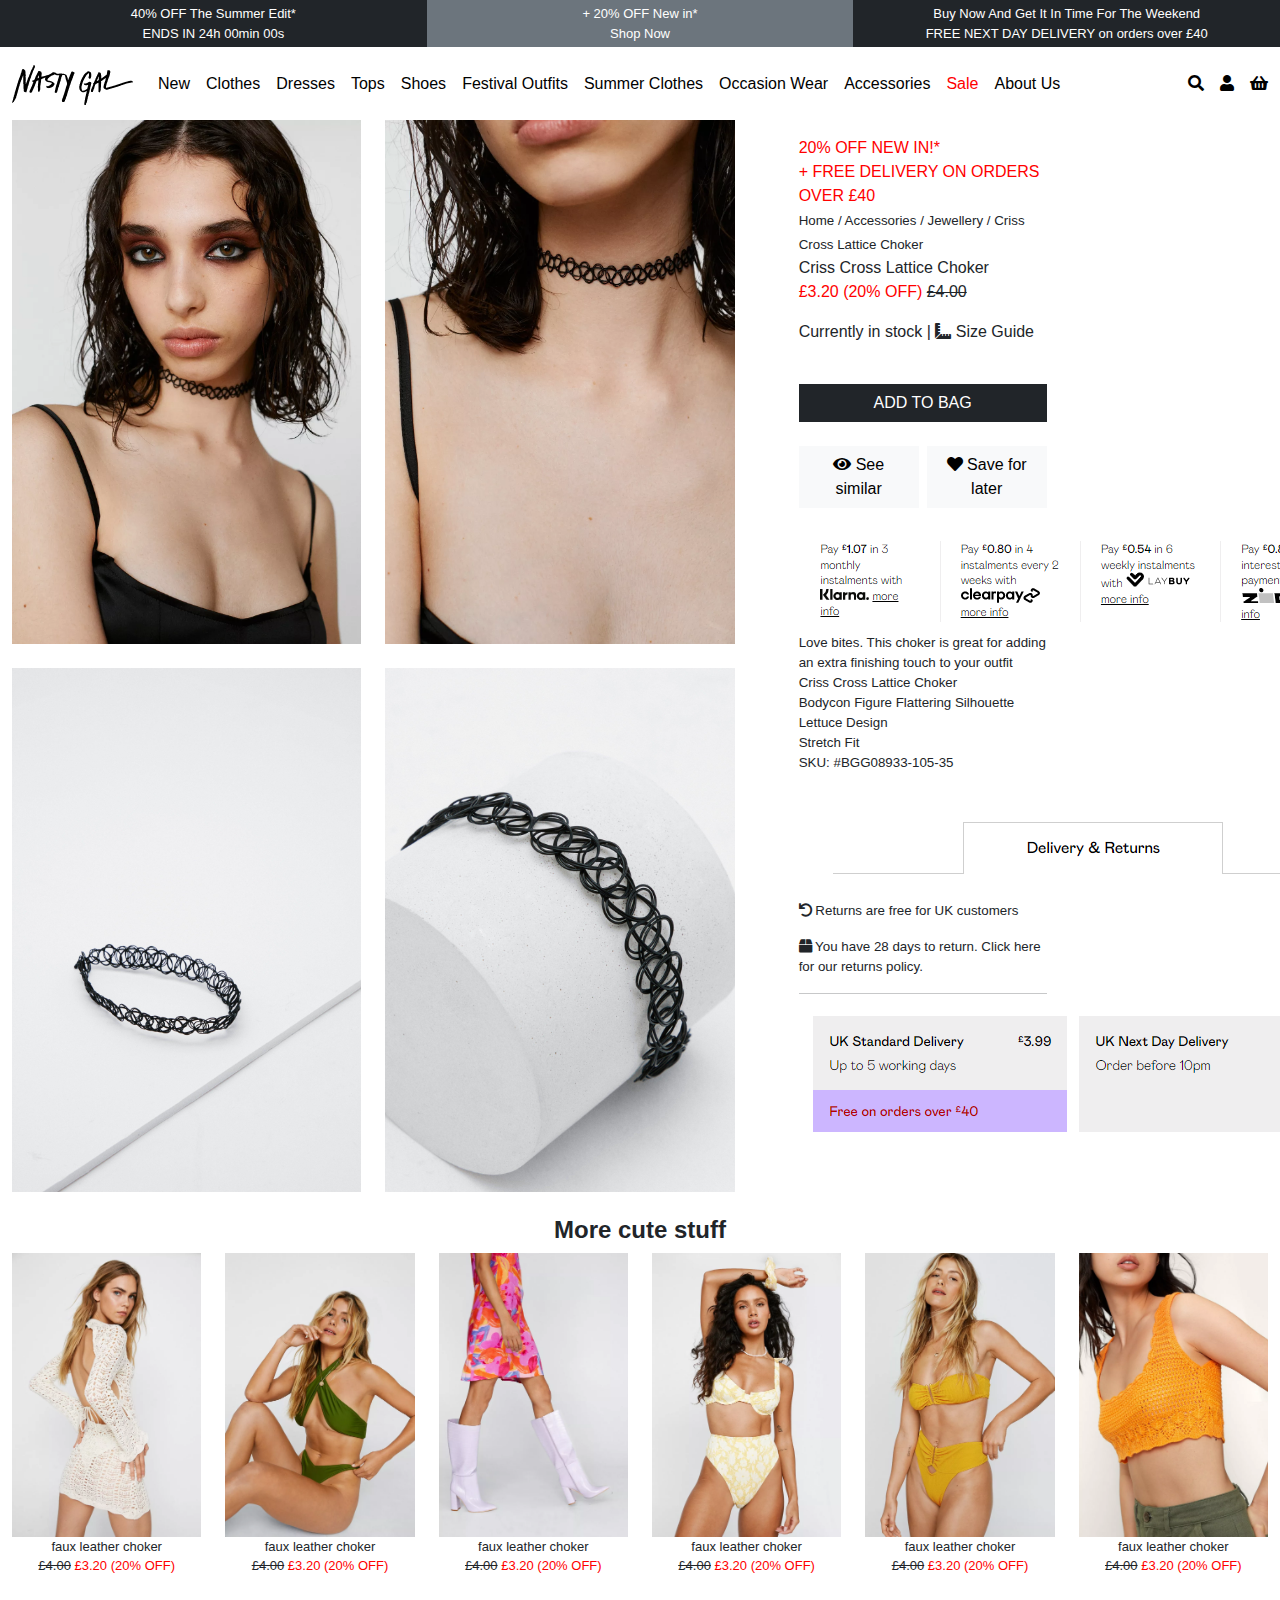
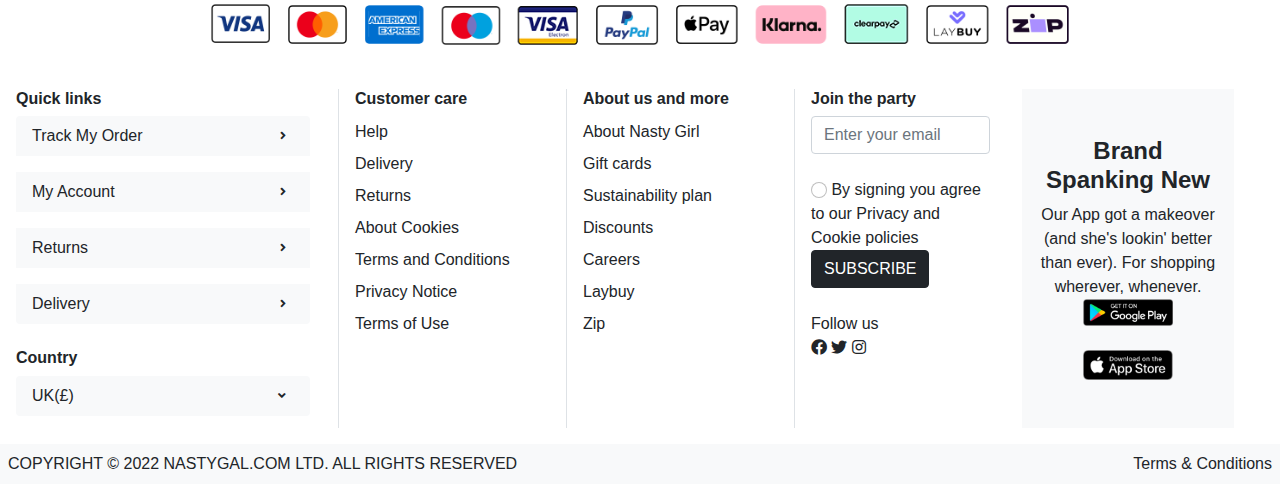
<file: Frontend/Product-page.html>
<!DOCTYPE html>
<html lang="en">
<head>
    <meta charset="UTF-8">
    <meta http-equiv="X-UA-Compatible" content="IE=edge">
    <meta name="viewport" content="width=device-width, initial-scale=1.0">
    <meta name="description" content="ecommerce website">
    <meta name="keywords" content="shirts, trousers, jeans, jean, shirt, shoes, menswear, male, suits, agbada, native, mensshoes, mensnative, boxer, shorts, boxer shorts">
    <title>Product page | Nasty Gal </title>
    <link rel="stylesheet" href="assets/css/bootstrap.min.css">
    <link rel="stylesheet" href="assets/fontawesome/css/all.css">
    <link rel="stylesheet" href="assets/css/style.css">
    <link rel="shortcut icon" href="assets/img/Capture2.PNG">
</head>
<body>
      <!-- Top -->
      <section class="toppp">
        <div class="container-fluid sticky-top">
                  <a href="Products.html" class="topp">
                        <div class="row">
                          <div class="col bg-dark text-center pt-1 pb-1">
                              40% OFF The Summer Edit* <br> ENDS IN 24h 00min 00s
                          </div>
                          <div class="col bg-secondary text-center pt-1 pb-1">
                            + 20% OFF New in* <br> Shop Now 
                          </div>
                          <div class="col bg-dark text-center pt-1 pb-1">
                            Buy Now And Get It In Time For The Weekend <br> FREE NEXT DAY DELIVERY on orders over £40
                          </div>
                      </div>
                  </a>
          </div>
     </section>

<!-- NAVBAR -->

     <section>
      <nav class="navbar navbar-expand-lg bg-white text-dark position-sticky">
        <div class="container-fluid">
          <a class="navbar-brand" href="index.html">
            <img src="assets/img/Capture2.PNG" alt="icon">
          </a>
          <button class="navbar-toggler" type="button" data-bs-toggle="collapse" data-bs-target="#navbarSupportedContent" aria-controls="navbarSupportedContent" aria-expanded="false" aria-label="Toggle navigation">
            <span class="fas fa-bars text-secondary"></span>
          </button>
          <div class="collapse navbar-collapse" id="navbarSupportedContent">
            <ul class="navbar-nav me-auto mb-2 mb-lg-0">
              <li class="nav-item">
                <a class="nav-link" href="Products.html">New</a>
                <div class="navbar-overlay mt-3">
                  <div class="container-fluid">
                    <div class="row row-cols-auto gap-5 p-3 me-5 my-2">
                      <div class="col">
                        <h5>NEW IN</h5>
                        <p id="overlay-name"></p>
                        <ul class="list-unstyled lh-lg">
                          <li><a href="Products.html">New Shoes</a></li>
                          <li><a href="Products.html">New Bags</a></li>
                          <li><a href="Products.html">New Bottoms</a></li>
                          <li><a href="Products.html">New Eye Wear</a></li>
                          <li><a href="Products.html">New Carrybags</a></li>
                          <li><a href="Products.html">New Tops</a></li>
                          <li><a href="Products.html">New Shirts</a></li>
                          <li><a href="Products.html">New Trousers</a></li>
                          <li><a href="Products.html">New Accessories</a></li>
                          <li><a href="Products.html">New Shorts</a></li>
                          <li><a href="Products.html">New Bikinis</a></li>
                          <li><a href="Products.html">New Pants</a></li>
                        </ul>
                      </div>
                      <div class="col my-5 ">
                        <img src="assets/img/Home/WeddingGuestDresses_MM_ROW.webp" class="w-100" alt="image">
                        <p><a href="Products.html" class="navbar-image text-center fw-bold ">Spring Wedding <br> Guest Dresses</a></p>
                      </div>
                    </div>
                  </div>
                </div>
                  
              </li>
              <li class="nav-item">
                <a class="nav-link" href="Products.html">Clothes</a>
                <div class="navbar-overlay mt-3">
                  <div class="container-fluid">
                    <div class="row row-cols-auto gap-5 p-3 me-5 my-2">
                      <div class="col">
                        <h5>CLOTHES</h5>
                        <p id="overlay-name"></p>
                        <ul class="list-unstyled lh-lg">
                          <li><a href="Products.html">Shoes</a></li>
                          <li><a href="Products.html">Bags</a></li>
                          <li><a href="Products.html">Bottoms</a></li>
                          <li><a href="Products.html">Eye Wear</a></li>
                          <li><a href="Products.html">Carrybags</a></li>
                          <li><a href="Products.html">Tops</a></li>
                          <li><a href="Products.html">Shirts</a></li>
                          <li><a href="Products.html">Trousers</a></li>
                          <li><a href="Products.html">Accessories</a></li>
                          <li><a href="Products.html">Shorts</a></li>
                          <li><a href="Products.html">Bikinis</a></li>
                          <li><a href="Products.html">Pants</a></li>
                        </ul>
                      </div>
                      <div class="col my-5 ">
                        <img src="assets/img/Home/mm_images_summeroutfits_row.jpg" class="w-100" alt="image">
                        <p><a href="Products.html" class="navbar-image text-center">Shop Sales</a></p>
                      </div>
                    </div>
                  </div>
                </div>
              </li>
              <li class="nav-item">
                <a class="nav-link" href="Products.html">Dresses</a>
                <div class="navbar-overlay mt-3">
                  <div class="container-fluid">
                    <div class="row row-cols-auto gap-5 p-3 me-5 my-2">
                      <div class="col">
                        <h5>SALE</h5>
                        <p id="overlay-name"></p>
                        <ul class="list-unstyled lh-lg">
                          <li><a href="Products.html">Party Dresses</a></li>
                          <li><a href="Products.html">Occasion</a></li>
                          <li><a href="Products.html">Graduation Dresses</a></li>
                          <li><a href="Products.html">Summer Dresses</a></li>
                          <li><a href="Products.html">Indoor Dresses</a></li>
                          <li><a href="Products.html">Outdoor Dresses</a></li>
                          <li><a href="Products.html">Winter</a></li>
                          <li><a href="Products.html">Autumn</a></li>
                          <li><a href="Products.html">Spring</a></li>
                          <li><a href="Products.html">Fall</a></li>
                        </ul>
                      </div>
                      <div class="col my-5 ">
                        <img src="assets/img/Home/mm_images_dresses_row.jpg" class="w-100" alt="image">
                        <p><a href="Products.html" class="navbar-image text-center">Our Top 5 <br> Spring Dresses</a></p>
                      </div>
                    </div>
                  </div>
                </div>
              </li>
              <li class="nav-item">
                <a class="nav-link" href="Products.html">Tops</a>
                <div class="navbar-overlay mt-3">
                  <div class="container-fluid">
                    <div class="row row-cols-auto gap-5 p-3 me-5 my-2">
                      <div class="col">
                        <h5>TOPS</h5>
                        <p id="overlay-name"></p>
                        <ul class="list-unstyled lh-lg">
                            <li><a href="Products.html">Skin Tops</a></li>
                          <li><a href="Products.html">Crop Tops</a></li>
                          <li><a href="Products.html">Short Tops</a></li>
                          <li><a href="Products.html">Black Tops</a></li>
                          <li><a href="Products.html">Summer Tops</a></li>
                          <li><a href="Products.html">Winter Tops</a></li>
                          <li><a href="Products.html">Spring Tops</a></li>
                          <li><a href="Products.html">Home Tops</a></li>
                          <li><a href="Products.html">Rainbow Tops</a></li>
                          <li><a href="Products.html">Style Tops</a></li>
                          <li><a href="Products.html">Bikinis Tops</a></li>
                          <li><a href="Products.html">Pant Tops</a></li>
                        </ul>
                      </div>
                      <div class="col my-5 ">
                        <img src="assets/img/Home/mm_images_tops_row.jpg" class="w-100" alt="image">
                        <p><a href="" class="navbar-image text-center">Shop Tops</a></p>
                      </div>
                    </div>
                  </div>
                </div>
              </li>
              <li class="nav-item">
                <a class="nav-link" href="Products.html">Shoes</a>
                <div class="navbar-overlay mt-3">
                  <div class="container-fluid">
                    <div class="row row-cols-auto gap-5 p-3 me-5 my-2">
                      <div class="col">
                        <h5>SHOES</h5>
                        <p id="overlay-name"></p><br>
                        <ul class="list-unstyled lh-lg">
                          <li><a href="Products.html">Shoes</a></li>
                          <li><a href="Products.html">Play Shoes</a></li>
                          <li><a href="Products.html">In Vogue Shoes</a></li>
                          <li><a href="Products.html">Style Shoes</a></li>
                          <li><a href="Products.html">Hindu Shoes</a></li>
                          <li><a href="Products.html">Summer Shoes</a></li>
                          <li><a href="Products.html">Winter Shoes</a></li>
                          <li><a href="Products.html">Spring Shoes</a></li>
                          <li><a href="Products.html">Dance Shoes</a></li>
                          <li><a href="Products.html">Tap-Dancing Shoes</a></li>
                          <li><a href="Products.html">Hike Shoes</a></li>
                          <li><a href="Products.html">Indooe Shoes</a></li>
                        </ul>
                      </div>
                      <div class="col my-5 ">
                        <img src="assets/img/Home/mm_images_shoesboots_row.jpg" class="w-100" alt="image">
                        <p><a href="" class="navbar-image text-center">Shop Sales</a></p>
                      </div>
                    </div>
                  </div>
                </div>
              </li>
              <li class="nav-item">
                <a class="nav-link" href="Products.html">Festival Outfits</a>
                <div class="navbar-overlay mt-3">
                  <div class="container-fluid">
                    <div class="row row-cols-auto gap-5 p-3 me-5 my-2">
                      <div class="col">
                        <h5>SALE</h5>
                        <p id="overlay-name"></p><br>
                        <ul class="list-unstyled lh-lg">
                            <li><a href="Products.html">Festival Shoes</a></li>
                          <li><a href="Products.html">Festival Bags</a></li>
                          <li><a href="Products.html">Festival Bottoms</a></li>
                          <li><a href="Products.html">Festival Eye Wear</a></li>
                          <li><a href="Products.html">Festival Carrybags</a></li>
                          <li><a href="Products.html">Festival Tops</a></li>
                          <li><a href="Products.html">Festival Shirts</a></li>
                          <li><a href="Products.html">Festival Trousers</a></li>
                          <li><a href="Products.html">Festival Accessories</a></li>
                          <li><a href="Products.html">Festival Shorts</a></li>
                          <li><a href="Products.html">Festival Bikinis</a></li>
                          <li><a href="Products.html">Festival Pants</a></li>
                        </ul>
                      </div>
                      <div class="col my-5 ">
                        <img src="assets/img/Home/Festival_MM.jpg" class="w-100" alt="image">
                        <p><a href="Products.html" class="navbar-image text-center">Shop Sales</a></p>
                      </div>
                    </div>
                  </div>
                </div>
              </li>
              <li class="nav-item">
                <a class="nav-link" href="Products.html">Summer Clothes</a>
                <div class="navbar-overlay mt-3">
                  <div class="container-fluid">
                    <div class="row row-cols-auto gap-5 p-3 me-5 my-2">
                      <div class="col">
                        <h5>SALE</h5>
                        <p id="overlay-name"></p><br>
                        <ul class="list-unstyled lh-lg">
                          <li><a href="Products.html">Summer Shoes</a></li>
                          <li><a href="Products.html">Summer Bags</a></li>
                          <li><a href="Products.html">Summer Bottoms</a></li>
                          <li><a href="Products.html">Summer Eye Wear</a></li>
                          <li><a href="Products.html">Summer Carrybags</a></li>
                          <li><a href="Products.html">Summer Tops</a></li>
                          <li><a href="Products.html">Summer Shirts</a></li>
                          <li><a href="Products.html">Summer Trousers</a></li>
                          <li><a href="Products.html">Summer Accessories</a></li>
                          <li><a href="Products.html">Summer Shorts</a></li>
                          <li><a href="Products.html">Summer Bikinis</a></li>
                          <li><a href="Products.html">Summer Pants</a></li>
                        </ul>
                      </div>
                      <div class="col my-5 ">
                        <img src="assets/img/Home/mm_images_summeroutfits_row.jpg" class="w-100" alt="image">
                        <p><a href="Products.html" class="navbar-image text-center">Shop Sales</a></p>
                      </div>
                    </div>
                  </div>
                </div>
              </li>
              <li class="nav-item">
                <a class="nav-link" href="Products.html">Occasion Wear</a>
                <div class="navbar-overlay mt-3">
                  <div class="container-fluid">
                    <div class="row row-cols-auto gap-5 p-3 me-5 my-2">
                      <div class="col">
                        <h5>SALE</h5>
                        <p id="overlay-name"></p><br>
                        <ul class="list-unstyled lh-lg">
                          <li><a href="Products.html">Occasional Shoes</a></li>
                          <li><a href="Products.html">Occasional Bags</a></li>
                          <li><a href="Products.html">Occasional Bottoms</a></li>
                          <li><a href="Products.html">Occasional Eye Wear</a></li>
                          <li><a href="Products.html">Occasional Carrybags</a></li>
                          <li><a href="Products.html">Occasional Tops</a></li>
                          <li><a href="Products.html">Graduation Shirts</a></li>
                          <li><a href="Products.html">Trousers</a></li>
                          <li><a href="Products.html">Accessories</a></li>
                          <li><a href="Products.html">Shorts</a></li>
                          <li><a href="Products.html">Summer Bikinis</a></li>
                          <li><a href="Products.html">Street Pants</a></li>
                        </ul>
                      </div>
                      <div class="col my-5 ">
                        <img src="assets/img/Home/Summer Wedding Dresses.webp" class="w-100" alt="image">
                        <p><a href="Products.html" class="navbar-image text-center">Shop Sales</a></p>
                      </div>
                    </div>
                  </div>
                </div>
              </li>
              <li class="nav-item">
                <a class="nav-link" href="Products.html">Accessories</a>
                <div class="navbar-overlay mt-3">
                  <div class="container-fluid">
                    <div class="row row-cols-auto gap-5 p-3 me-5 my-2">
                      <div class="col">
                        <h5>SALE</h5>
                        <p id="overlay-name"></p><br>
                        <ul class="list-unstyled lh-lg">
                          <li><a href="Products.html">Bags</a></li>
                          <li><a href="Products.html">Jewellery</a></li>
                          <li><a href="Products.html">Shoes</a></li>
                          <li><a href="Products.html">Chains</a></li>
                          <li><a href="Products.html">Bangles</a></li>
                          <li><a href="Products.html">Drop tops</a></li>
                          <li><a href="Products.html">High Heels</a></li>
                          <li><a href="Products.html">Pins</a></li>
                          <li><a href="Products.html">Hats</a></li>
                          <li><a href="Products.html">Bracelet</a></li>
                        </ul>
                      </div>
                      <div class="col my-5 ">
                        <img src="assets/img/Home/mm_images_accessories_row.jpg" class="w-100" alt="image">
                        <p><a href="Products.html" class="navbar-image text-center">Shop Sales</a></p>
                      </div>
                    </div>
                  </div>
                </div>
              </li>
              <li class="nav-item">
                <a class="nav-link" href="Products.html" style="color: red;">Sale</a>

                <div class="navbar-overlay mt-3">
                  <div class="container-fluid">
                    <div class="row row-cols-auto gap-5 p-3 me-5 my-2">
                      <div class="col">
                        <h5>SALE</h5>
                        <p id="overlay-name"></p><br>
                        <ul class="list-unstyled lh-lg">
                          <li><a href="Products.html">Sale Shoes</a></li>
                          <li><a href="Products.html">Sale Bags</a></li>
                          <li><a href="Products.html">Sale Bottoms</a></li>
                          <li><a href="Products.html">Sale Eye Wear</a></li>
                          <li><a href="Products.html">Sale Carrybags</a></li>
                          <li><a href="Products.html">Sale Tops</a></li>
                          <li><a href="Products.html">Sale Shirts</a></li>
                          <li><a href="Products.html">Sale Trousers</a></li>
                          <li><a href="Products.html">Sale Accessories</a></li>
                          <li><a href="Products.html">Sale Shorts</a></li>
                          <li><a href="Products.html">Sale Bikinis</a></li>
                          <li><a href="Products.html">Sale Pants</a></li>
                        </ul>
                      </div>
                      <div class="col my-5 ">
                        <img src="assets/img/Home/mm_images_sale_row.jpg" class="w-100" alt="image">
                        <p><a href="Products.html" class="navbar-image text-center">Shop Sales</a></p>
                      </div>
                    </div>
                  </div>
                </div>
              </li>
              <li class="nav-item">
                <a class="nav-link" href="About-us.html">About Us</a>
              </li>
            </ul>

            <div class="icono d-flex gap-3">
                <a href="Products.html"><i class="fas fa-search"></i></a>
                <a href="login.html"><i class="fas fa-user"></i></a>
                <a href="Product-page.html"><i class="fas fa-shopping-basket"></i></a>
            </div>
          </div>
        </div>
      </nav>
     </section>


<!-- BODY -->

     <section class="product-mobile d-none">
        <div class="container">
          <div class="row p-1">
            <div class="col-12">
              <div class="d-flex gap-2 mb-2">
                <div>
                  <img src="assets/img/Product page/bgg08933_black_xl.webp" alt="image" class="w-100">
                </div>
                <div>
                  <img src="assets/img/Product page/bgg08933_black_xl_1.webp" alt="image" class="w-100">
                </div>
              </div>

                <div class="col-12">
                  <div class="d-flex gap-2">
                    <div>
                      <img src="assets/img/Product page/bgg08933_black_xl_2.jfif" alt="image" class="w-100">
                    </div>
                    <div>
                      <img src="assets/img/Product page/bgg08933_black_xl_3.jfif" alt="image" class="w-100">
                    </div>
                  </div>
                </div>
            </div>
         </div>
        </div>

        <div class="container mt-3">
          <p>
              <span style="color: red ;">
              20% OFF NEW IN!* <br>
              + FREE DELIVERY ON ORDERS OVER £40</span> <br>
              <span style="font-size: smaller ;">
              Home / Accessories / Jewellery / Criss Cross Lattice Choker </span> <br>
              Criss Cross Lattice Choker <br>
              <span style="color:red;">
              £3.20 (20% OFF) </span> <span style="text-decoration: line-through ;"> £4.00</span> <br>



          </p>

          <p class="text-start">Currently in stock    | <i class="fas fa-ruler-combined"></i>   Size Guide</p><br>

          <div class="d-grid gap-4">
              <button class="btn btn-dark rounded-0" type="button">ADD TO BAG</button>

              <div class="d-flex gap-2">
                  <button class="btn btn-light rounded-0 w-50" type="button"> <i class="fas fa-eye"></i> See similar</button>
                  <button class="btn btn-light rounded-0 w-50" type="button"> <i class="fas fa-heart"></i> Save for later</button>
              </div>
          </div> <br>

          <div class="cheat d-none">
            <img src="assets/img/Product page/Capture.PNG" alt="image" class="w-100">
          </div>

          <div class="chet">
          <img src="assets/img/Product page/Capture.PNG" alt="image">
          </div>

          <span style="font-size: smaller;"><p>Love bites. This choker is great for adding an extra finishing touch to your outfit <br>
              Criss Cross Lattice Choker <br>
              Bodycon Figure Flattering Silhouette <br>
              Lettuce Design <br>
              Stretch Fit <br>
              SKU: #BGG08933-105-35
          </p><br>

          <div class="chet">
          <img src="assets/img/Product page/Capture2.PNG" alt="image">
          </div>

          <div class="cheat d-none">
            <img src="assets/img/Product page/Capture2.PNG" alt="image" class="w-100">
          </div>

          <p><i class="fas fa-undo"></i> Returns are free for UK customers</p>
          <p><i class="fas fa-box"></i> You have 28 days to return. Click here for our returns policy.</p>
          <hr>

          <div class="chet">
          <img src="assets/img/Product page/Capture3.PNG" alt="image">
          </div>

        <div class="cheat d-none">
          <img src="assets/img/Product page/Capture3.PNG" alt="image" class="w-100">
        </div>
        </span>

      </div>
     </section>


     <section class="product-hero">
         <div class="container-fluid">
             <div class="row">
                 <div class="col-md-7">
                     <div class="row">
                         <div class="col-md-6 mb-4">
                            <img src="assets/img/Product page/bgg08933_black_xl.webp" alt="image" class="w-100">
                         </div>
                         <div class="col-md-6 mb-4">
                            <img src="assets/img/Product page/bgg08933_black_xl_1.webp" alt="image" class="w-100">
                         </div> 
                         <div class="col-md-6">
                            <img src="assets/img/Product page/bgg08933_black_xl_2.jfif" alt="image" class="w-100">
                         </div>
                         <div class="col-md-6">
                            <img src="assets/img/Product page/bgg08933_black_xl_3.jfif" alt="image" class="w-100">
                         </div>
                     </div>
                 </div>

                    <div class="col-md-3 ms-3">
                        <div class="container mt-3">
                            <p>
                                <span style="color: red ;">
                                20% OFF NEW IN!* <br>
                                + FREE DELIVERY ON ORDERS OVER £40</span> <br>
                                <span style="font-size: smaller ;">
                                Home / Accessories / Jewellery / Criss Cross Lattice Choker </span> <br>
                                Criss Cross Lattice Choker <br>
                                <span style="color:red;">
                                £3.20 (20% OFF) </span> <span style="text-decoration: line-through ;"> £4.00</span> <br>



                            </p>

                            <p class="text-start">Currently in stock    | <i class="fas fa-ruler-combined"></i>   Size Guide</p><br>

                            <div class="d-grid gap-4">
                                <button class="btn btn-dark rounded-0" type="button">ADD TO BAG</button>

                                <div class="d-flex gap-2">
                                    <button class="btn btn-light rounded-0 w-50" type="button"> <i class="fas fa-eye"></i> See similar</button>
                                    <button class="btn btn-light rounded-0 w-50" type="button"> <i class="fas fa-heart"></i> Save for later</button>
                                </div>
                            </div> <br>

                            <div class="cheat d-none">
                              <img src="assets/img/Product page/Capture.PNG" alt="image" class="w-100">
                            </div>

                            <div class="chet">
                            <img src="assets/img/Product page/Capture.PNG" alt="image">
                            </div>

                            <span style="font-size: smaller;"><p>Love bites. This choker is great for adding an extra finishing touch to your outfit <br>
                                Criss Cross Lattice Choker <br>
                                Bodycon Figure Flattering Silhouette <br>
                                Lettuce Design <br>
                                Stretch Fit <br>
                                SKU: #BGG08933-105-35
                            </p><br>

                            <div class="chet">
                            <img src="assets/img/Product page/Capture2.PNG" alt="image">
                            </div>

                            <div class="cheat d-none">
                              <img src="assets/img/Product page/Capture2.PNG" alt="image" class="w-100">
                            </div>

                            <p><i class="fas fa-undo"></i> Returns are free for UK customers</p>
                            <p><i class="fas fa-box"></i> You have 28 days to return. Click here for our returns policy.</p>
                            <hr>

                            <div class="chet">
                            <img src="assets/img/Product page/Capture3.PNG" alt="image">
                            </div>

                          <div class="cheat d-none">
                            <img src="assets/img/Product page/Capture3.PNG" alt="image" class="w-100">
                          </div>
                          </span>

                        </div>
                    </div>
                </div>
         </div>

         <div class="container-fluid mt-4">
             <h4 class="text-center fw-bold">More cute stuff</h4>
            <div class="row text-center" style="font-size: small ;">
                <div class="col-md-2">
                    <a href="Products.html"><img src="assets/img/products/agg04158_ecru_xl.webp" alt="image" class="w-100"></a><br>
                    faux leather choker <br>
                        <span style="text-decoration: line-through ;"> £4.00</span> <span style="color:red;">£3.20 (20% OFF) </span> 
                </div>
                <div class="col-md-2">
                    <a href="Products.html"><img src="assets/img/products/agg16045_khaki_xl.webp" alt="image" class="w-100"></a><br>
                    faux leather choker <br>
                    
                        <span style="text-decoration: line-through ;"> £4.00</span> <span style="color:red;">£3.20 (20% OFF) </span>
                </div>
                <div class="col-md-2">
                    <a href="Products.html"><img src="assets/img/products/agg18874_lilac_xl.webp" alt="image" class="w-100"></a><br>
                    faux leather choker <br>
                    
                        <span style="text-decoration: line-through ;"> £4.00</span> <span style="color:red;">£3.20 (20% OFF) </span>
                </div>
                <div class="col-md-2">
                    <a href="Products.html"><img src="assets/img/products/bgg00478_yellow_xl.webp" alt="image" class="w-100"></a><br>
                    faux leather choker <br>
                    
                        <span style="text-decoration: line-through ;"> £4.00</span> <span style="color:red;">£3.20 (20% OFF)</span>
                </div>
                <div class="col-md-2">
                    <a href="Products.html"><img src="assets/img/products/bgg02043_mustard_xl.webp" alt="image" class="w-100"></a><br>
                    faux leather choker <br>
                    
                        <span style="text-decoration: line-through ;"> £4.00</span> <span style="color:red;">£3.20 (20% OFF) </span>
                </div>
                <div class="col-md-2">
                    <a href="Products.html"><img src="assets/img/products/bgg03290_orange_xl.webp" alt="image" class="w-100"></a><br>
                    faux leather choker <br>
                    
                        <span style="text-decoration: line-through ;"> £4.00</span> <span style="color:red;">£3.20 (20% OFF) </span>
                </div>
            </div>
         </div>
     </section>

<!-- Footer -->

<section>
    <div class="container">    
        <img src="assets/img/Home/uk_payment_strip_aug_2021_desktop.webp" class="w-100" alt="image">
    </div>
  </section>

  <section>
    <div class="container-fluid p-3">
      <div class="row gap-3">
          <div class="col-md-3">
            <h6 class="fw-bold">Quick links</h6>
            <ul class="list-group gap-3">
              <li class="list-group-item d-flex justify-content-between align-items-center border-0 bg-light">
                Track My Order
                <span class="badge text-dark rounded-pill"><i class="fas fa-angle-right"></i> </span>
              </li>
              <li class="list-group-item d-flex justify-content-between align-items-center border-0 bg-light">
                My Account
                <span class="badge text-dark rounded-pill"><i class="fas fa-angle-right"></i> </span>
              </li>
              <li class="list-group-item d-flex justify-content-between align-items-center border-0 bg-light">
                Returns
                <span class="badge text-dark rounded-pill"><i class="fas fa-angle-right"></i> </span>
              </li>
              <li class="list-group-item d-flex justify-content-between align-items-center border-0 bg-light">
                Delivery
                <span class="badge text-dark rounded-pill"><i class="fas fa-angle-right"></i> </span>
              </li>
            </ul> <br>

            <h6 class="fw-bold">Country</h6>
            <ul class="list-group gap-3">
              <li class="list-group-item d-flex justify-content-between align-items-center border-0 bg-light">
                UK(£)
                <span class="badge text-dark rounded-pill"><i class="fas fa-angle-down"></i> </span>
              </li>
            </ul>
          </div>
           
         <div class="col-md-2 border-start px-3">
           <h6 class="fw-bold">Customer care</h6>
           <ul class="list-unstyled lh-lg">
             <li>Help</li>
             <li>Delivery</li>
             <li>Returns</li>
             <li>About Cookies</li>
             <li>Terms and Conditions</li>
             <li>Privacy Notice</li>
             <li>Terms of Use</li>
           </ul>

           
         </div>

         <div class="col-md-2 border-start px-3">
           <h6 class="fw-bold">About us and more</h6>
           <ul class="list-unstyled lh-lg">
             <li>About Nasty Girl</li>
             <li>Gift cards</li>
             <li>Sustainability plan</li>
             <li>Discounts</li>
             <li>Careers</li>
             <li>Laybuy</li>
             <li>Zip</li>
           </ul>
         </div>

         <div class="col-md-2 border-start px-3">
           <h6 class="fw-bold">Join the party</h6>
           <input type="text" class="form-control" placeholder="Enter your email"> <br>
           <input type="radio" class="form-check-input" name="q1"> By signing you agree to our Privacy and Cookie policies <br>
           <button type="button" class="btn btn-dark">SUBSCRIBE</button><br><br>

           Follow us <br>
           <p><i class="fab fa-facebook"></i>  <i class="fab fa-twitter"></i>  <i class="fab fa-instagram"></i></p>
         </div>

         <div class="col-md-2 px-3 p-5 text-center bg-light">
           <h4 class="fw-bold">Brand Spanking New</h4>
           Our App got a makeover (and she's lookin' better than ever). For shopping wherever, whenever. <br>
           <img src="assets/img/Home/google-play-2x.webp" alt="images" class="w-50"><br><br>
           <img src="assets/img/Home/app-store-2x.webp" alt="images" class="w-50">
         </div>

        </div>
      </div>
    </div>
  </section>

<!-- End Footer -->
<section class="toppp">
  <div>
       <ul class="bg-light p-2 list-unstyled d-flex justify-content-between">
         <li>COPYRIGHT © 2022 NASTYGAL.COM LTD. ALL RIGHTS RESERVED</li>
         <li>Terms & Conditions</li>
       </ul>   
  <div>
</section>
</body>

    <script src="assets/js/bootstrap.bundle.min.js"></script>

    <script>
    const popoverTriggerList = document.querySelectorAll('[data-bs-toggle="popover"]')
    const popoverList = [...popoverTriggerList].map(popoverTriggerEl => new bootstrap.Popover(popoverTriggerEl))
    </script>
</html>
</file>
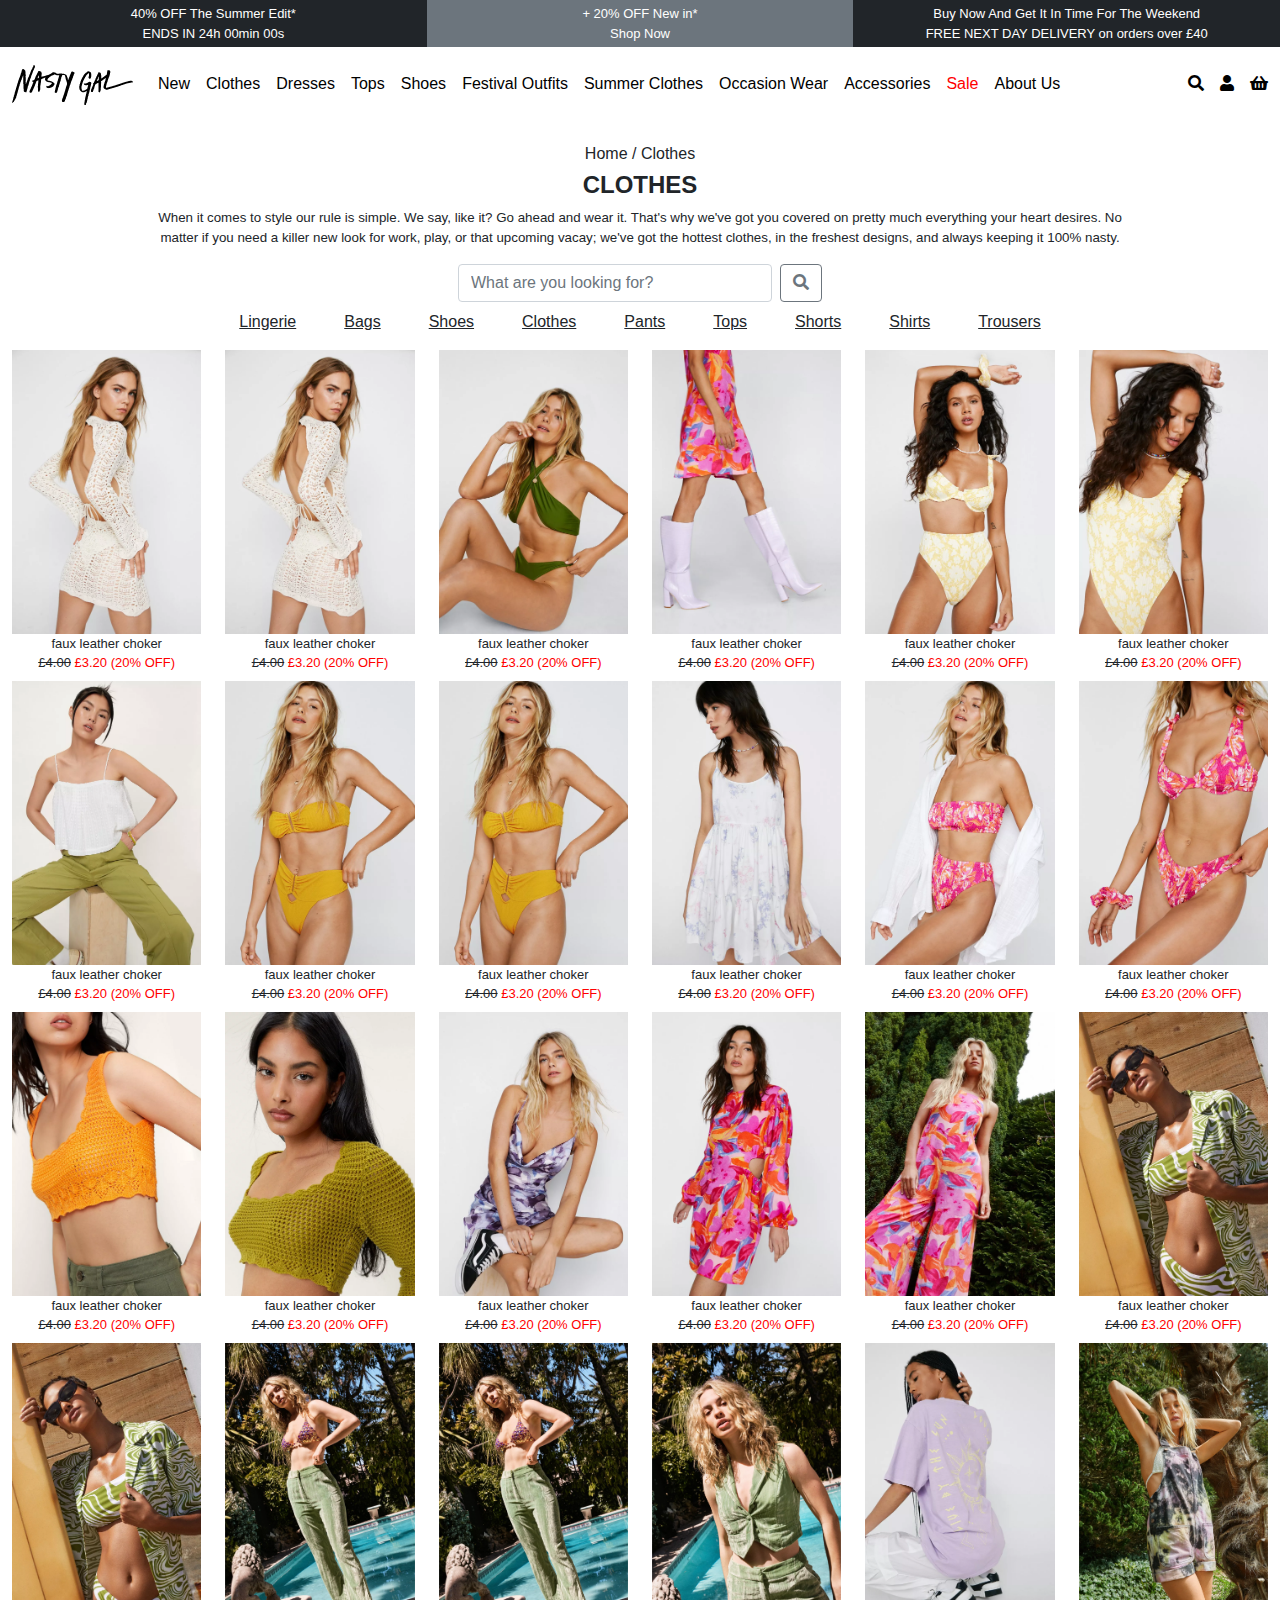
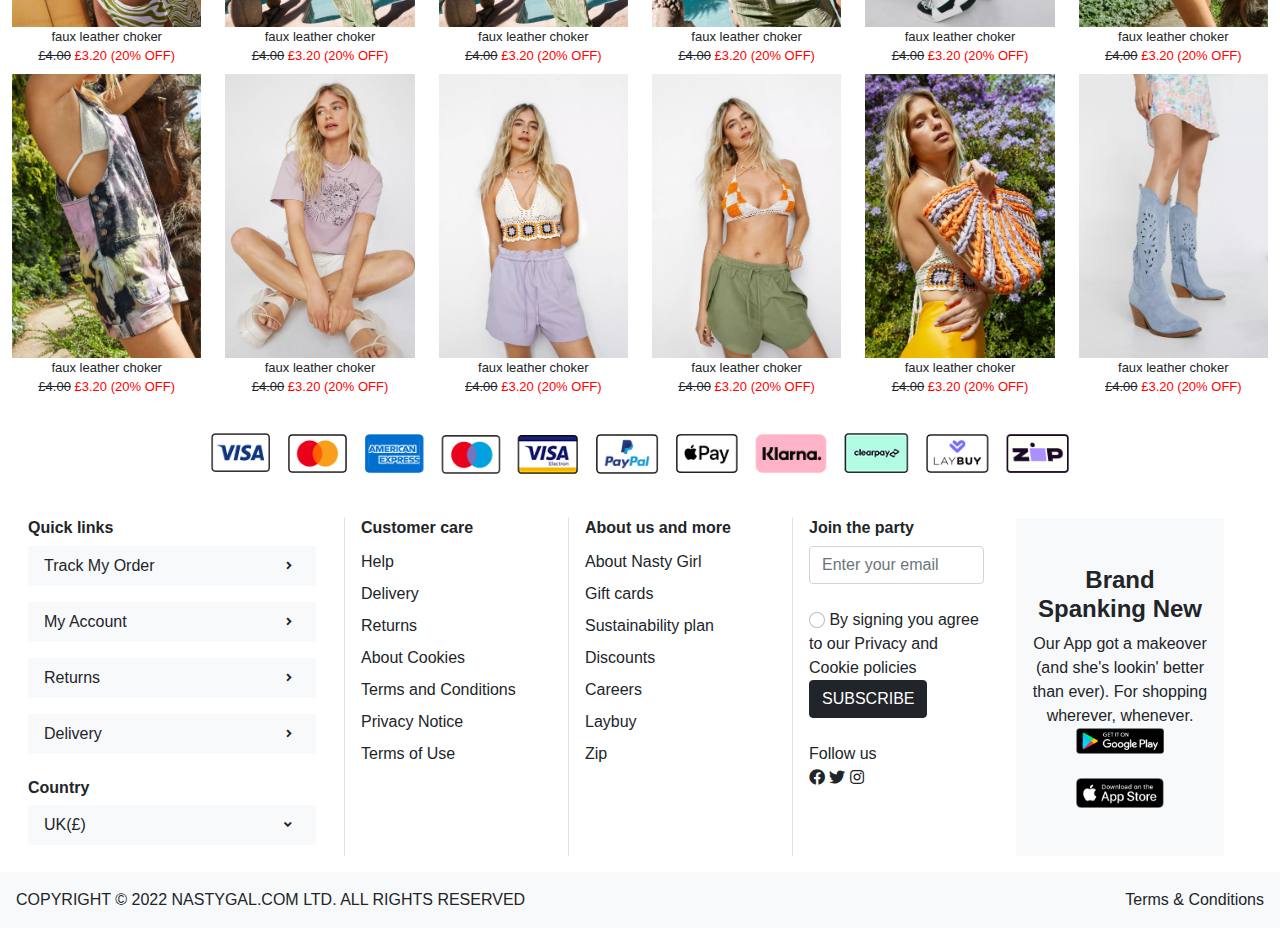
<file: Frontend/Products.html>
<!DOCTYPE html>
<html lang="en">
<head>
    <meta charset="UTF-8">
    <meta http-equiv="X-UA-Compatible" content="IE=edge">
    <meta name="viewport" content="width=device-width, initial-scale=1.0">
    <meta name="description" content="ecommerce website">
    <meta name="keywords" content="shirts, trousers, jeans, jean, shirt, shoes, menswear, male, suits, agbada, native, mensshoes, mensnative, boxer, shorts, boxer shorts">
    <title>Products | Nasty Gal </title>
    <link rel="stylesheet" href="assets/css/bootstrap.min.css">
    <link rel="stylesheet" href="assets/fontawesome/css/all.css">
    <link rel="stylesheet" href="assets/css/style.css">
    <link rel="shortcut icon" href="assets/img/Capture2.PNG">

</head>
<body>
      <!-- Top -->
      <section class="toppp">
        <div class="container-fluid sticky-top">
                  <a href="Products.html" class="topp">
                        <div class="row">
                          <div class="col bg-dark text-center pt-1 pb-1">
                              40% OFF The Summer Edit* <br> ENDS IN 24h 00min 00s
                          </div>
                          <div class="col bg-secondary text-center pt-1 pb-1">
                            + 20% OFF New in* <br> Shop Now 
                          </div>
                          <div class="col bg-dark text-center pt-1 pb-1">
                            Buy Now And Get It In Time For The Weekend <br> FREE NEXT DAY DELIVERY on orders over £40
                          </div>
                      </div>
                  </a>
          </div>
     </section>

<!-- NAVBAR -->

     <section>
      <nav class="navbar navbar-expand-lg bg-white text-dark position-sticky">
        <div class="container-fluid">
          <a class="navbar-brand" href="index.html">
            <img src="assets/img/Capture2.PNG" alt="icon">
          </a>
          <button class="navbar-toggler" type="button" data-bs-toggle="collapse" data-bs-target="#navbarSupportedContent" aria-controls="navbarSupportedContent" aria-expanded="false" aria-label="Toggle navigation">
            <span class="fas fa-bars text-secondary"></span>
          </button>
          <div class="collapse navbar-collapse" id="navbarSupportedContent">
            <ul class="navbar-nav me-auto mb-2 mb-lg-0">
              <li class="nav-item">
                <a class="nav-link" href="Products.html">New</a>
                <div class="navbar-overlay mt-3">
                  <div class="container-fluid">
                    <div class="row row-cols-auto gap-5 p-3 me-5 my-2">
                      <div class="col">
                        <h5>NEW IN</h5>
                        <p id="overlay-name"></p>
                        <ul class="list-unstyled lh-lg">
                          <li><a href="Products.html">New Shoes</a></li>
                          <li><a href="Products.html">New Bags</a></li>
                          <li><a href="Products.html">New Bottoms</a></li>
                          <li><a href="Products.html">New Eye Wear</a></li>
                          <li><a href="Products.html">New Carrybags</a></li>
                          <li><a href="Products.html">New Tops</a></li>
                          <li><a href="Products.html">New Shirts</a></li>
                          <li><a href="Products.html">New Trousers</a></li>
                          <li><a href="Products.html">New Accessories</a></li>
                          <li><a href="Products.html">New Shorts</a></li>
                          <li><a href="Products.html">New Bikinis</a></li>
                          <li><a href="Products.html">New Pants</a></li>
                        </ul>
                      </div>
                      <div class="col my-5 ">
                        <img src="assets/img/Home/WeddingGuestDresses_MM_ROW.webp" class="w-100" alt="image">
                        <p><a href="Products.html" class="navbar-image text-center fw-bold ">Spring Wedding <br> Guest Dresses</a></p>
                      </div>
                    </div>
                  </div>
                </div>
                  
              </li>
              <li class="nav-item">
                <a class="nav-link" href="Products.html">Clothes</a>
                <div class="navbar-overlay mt-3">
                  <div class="container-fluid">
                    <div class="row row-cols-auto gap-5 p-3 me-5 my-2">
                      <div class="col">
                        <h5>CLOTHES</h5>
                        <p id="overlay-name"></p>
                        <ul class="list-unstyled lh-lg">
                          <li><a href="Products.html">Shoes</a></li>
                          <li><a href="Products.html">Bags</a></li>
                          <li><a href="Products.html">Bottoms</a></li>
                          <li><a href="Products.html">Eye Wear</a></li>
                          <li><a href="Products.html">Carrybags</a></li>
                          <li><a href="Products.html">Tops</a></li>
                          <li><a href="Products.html">Shirts</a></li>
                          <li><a href="Products.html">Trousers</a></li>
                          <li><a href="Products.html">Accessories</a></li>
                          <li><a href="Products.html">Shorts</a></li>
                          <li><a href="Products.html">Bikinis</a></li>
                          <li><a href="Products.html">Pants</a></li>
                        </ul>
                      </div>
                      <div class="col my-5 ">
                        <img src="assets/img/Home/mm_images_summeroutfits_row.jpg" class="w-100" alt="image">
                        <p><a href="Products.html" class="navbar-image text-center">Shop Sales</a></p>
                      </div>
                    </div>
                  </div>
                </div>
              </li>
              <li class="nav-item">
                <a class="nav-link" href="Products.html">Dresses</a>
                <div class="navbar-overlay mt-3">
                  <div class="container-fluid">
                    <div class="row row-cols-auto gap-5 p-3 me-5 my-2">
                      <div class="col">
                        <h5>SALE</h5>
                        <p id="overlay-name"></p>
                        <ul class="list-unstyled lh-lg">
                          <li><a href="Products.html">Party Dresses</a></li>
                          <li><a href="Products.html">Occasion</a></li>
                          <li><a href="Products.html">Graduation Dresses</a></li>
                          <li><a href="Products.html">Summer Dresses</a></li>
                          <li><a href="Products.html">Indoor Dresses</a></li>
                          <li><a href="Products.html">Outdoor Dresses</a></li>
                          <li><a href="Products.html">Winter</a></li>
                          <li><a href="Products.html">Autumn</a></li>
                          <li><a href="Products.html">Spring</a></li>
                          <li><a href="Products.html">Fall</a></li>
                        </ul>
                      </div>
                      <div class="col my-5 ">
                        <img src="assets/img/Home/mm_images_dresses_row.jpg" class="w-100" alt="image">
                        <p><a href="Products.html" class="navbar-image text-center">Our Top 5 <br> Spring Dresses</a></p>
                      </div>
                    </div>
                  </div>
                </div>
              </li>
              <li class="nav-item">
                <a class="nav-link" href="Products.html">Tops</a>
                <div class="navbar-overlay mt-3">
                  <div class="container-fluid">
                    <div class="row row-cols-auto gap-5 p-3 me-5 my-2">
                      <div class="col">
                        <h5>TOPS</h5>
                        <p id="overlay-name"></p>
                        <ul class="list-unstyled lh-lg">
                            <li><a href="Products.html">Skin Tops</a></li>
                          <li><a href="Products.html">Crop Tops</a></li>
                          <li><a href="Products.html">Short Tops</a></li>
                          <li><a href="Products.html">Black Tops</a></li>
                          <li><a href="Products.html">Summer Tops</a></li>
                          <li><a href="Products.html">Winter Tops</a></li>
                          <li><a href="Products.html">Spring Tops</a></li>
                          <li><a href="Products.html">Home Tops</a></li>
                          <li><a href="Products.html">Rainbow Tops</a></li>
                          <li><a href="Products.html">Style Tops</a></li>
                          <li><a href="Products.html">Bikinis Tops</a></li>
                          <li><a href="Products.html">Pant Tops</a></li>
                        </ul>
                      </div>
                      <div class="col my-5 ">
                        <img src="assets/img/Home/mm_images_tops_row.jpg" class="w-100" alt="image">
                        <p><a href="" class="navbar-image text-center">Shop Tops</a></p>
                      </div>
                    </div>
                  </div>
                </div>
              </li>
              <li class="nav-item">
                <a class="nav-link" href="Products.html">Shoes</a>
                <div class="navbar-overlay mt-3">
                  <div class="container-fluid">
                    <div class="row row-cols-auto gap-5 p-3 me-5 my-2">
                      <div class="col">
                        <h5>SHOES</h5>
                        <p id="overlay-name"></p><br>
                        <ul class="list-unstyled lh-lg">
                          <li><a href="Products.html">Shoes</a></li>
                          <li><a href="Products.html">Play Shoes</a></li>
                          <li><a href="Products.html">In Vogue Shoes</a></li>
                          <li><a href="Products.html">Style Shoes</a></li>
                          <li><a href="Products.html">Hindu Shoes</a></li>
                          <li><a href="Products.html">Summer Shoes</a></li>
                          <li><a href="Products.html">Winter Shoes</a></li>
                          <li><a href="Products.html">Spring Shoes</a></li>
                          <li><a href="Products.html">Dance Shoes</a></li>
                          <li><a href="Products.html">Tap-Dancing Shoes</a></li>
                          <li><a href="Products.html">Hike Shoes</a></li>
                          <li><a href="Products.html">Indooe Shoes</a></li>
                        </ul>
                      </div>
                      <div class="col my-5 ">
                        <img src="assets/img/Home/mm_images_shoesboots_row.jpg" class="w-100" alt="image">
                        <p><a href="" class="navbar-image text-center">Shop Sales</a></p>
                      </div>
                    </div>
                  </div>
                </div>
              </li>
              <li class="nav-item">
                <a class="nav-link" href="Products.html">Festival Outfits</a>
                <div class="navbar-overlay mt-3">
                  <div class="container-fluid">
                    <div class="row row-cols-auto gap-5 p-3 me-5 my-2">
                      <div class="col">
                        <h5>SALE</h5>
                        <p id="overlay-name"></p><br>
                        <ul class="list-unstyled lh-lg">
                            <li><a href="Products.html">Festival Shoes</a></li>
                          <li><a href="Products.html">Festival Bags</a></li>
                          <li><a href="Products.html">Festival Bottoms</a></li>
                          <li><a href="Products.html">Festival Eye Wear</a></li>
                          <li><a href="Products.html">Festival Carrybags</a></li>
                          <li><a href="Products.html">Festival Tops</a></li>
                          <li><a href="Products.html">Festival Shirts</a></li>
                          <li><a href="Products.html">Festival Trousers</a></li>
                          <li><a href="Products.html">Festival Accessories</a></li>
                          <li><a href="Products.html">Festival Shorts</a></li>
                          <li><a href="Products.html">Festival Bikinis</a></li>
                          <li><a href="Products.html">Festival Pants</a></li>
                        </ul>
                      </div>
                      <div class="col my-5 ">
                        <img src="assets/img/Home/Festival_MM.jpg" class="w-100" alt="image">
                        <p><a href="Products.html" class="navbar-image text-center">Shop Sales</a></p>
                      </div>
                    </div>
                  </div>
                </div>
              </li>
              <li class="nav-item">
                <a class="nav-link" href="Products.html">Summer Clothes</a>
                <div class="navbar-overlay mt-3">
                  <div class="container-fluid">
                    <div class="row row-cols-auto gap-5 p-3 me-5 my-2">
                      <div class="col">
                        <h5>SALE</h5>
                        <p id="overlay-name"></p><br>
                        <ul class="list-unstyled lh-lg">
                          <li><a href="Products.html">Summer Shoes</a></li>
                          <li><a href="Products.html">Summer Bags</a></li>
                          <li><a href="Products.html">Summer Bottoms</a></li>
                          <li><a href="Products.html">Summer Eye Wear</a></li>
                          <li><a href="Products.html">Summer Carrybags</a></li>
                          <li><a href="Products.html">Summer Tops</a></li>
                          <li><a href="Products.html">Summer Shirts</a></li>
                          <li><a href="Products.html">Summer Trousers</a></li>
                          <li><a href="Products.html">Summer Accessories</a></li>
                          <li><a href="Products.html">Summer Shorts</a></li>
                          <li><a href="Products.html">Summer Bikinis</a></li>
                          <li><a href="Products.html">Summer Pants</a></li>
                        </ul>
                      </div>
                      <div class="col my-5 ">
                        <img src="assets/img/Home/mm_images_summeroutfits_row.jpg" class="w-100" alt="image">
                        <p><a href="Products.html" class="navbar-image text-center">Shop Sales</a></p>
                      </div>
                    </div>
                  </div>
                </div>
              </li>
              <li class="nav-item">
                <a class="nav-link" href="Products.html">Occasion Wear</a>
                <div class="navbar-overlay mt-3">
                  <div class="container-fluid">
                    <div class="row row-cols-auto gap-5 p-3 me-5 my-2">
                      <div class="col">
                        <h5>SALE</h5>
                        <p id="overlay-name"></p><br>
                        <ul class="list-unstyled lh-lg">
                          <li><a href="Products.html">Occasional Shoes</a></li>
                          <li><a href="Products.html">Occasional Bags</a></li>
                          <li><a href="Products.html">Occasional Bottoms</a></li>
                          <li><a href="Products.html">Occasional Eye Wear</a></li>
                          <li><a href="Products.html">Occasional Carrybags</a></li>
                          <li><a href="Products.html">Occasional Tops</a></li>
                          <li><a href="Products.html">Graduation Shirts</a></li>
                          <li><a href="Products.html">Trousers</a></li>
                          <li><a href="Products.html">Accessories</a></li>
                          <li><a href="Products.html">Shorts</a></li>
                          <li><a href="Products.html">Summer Bikinis</a></li>
                          <li><a href="Products.html">Street Pants</a></li>
                        </ul>
                      </div>
                      <div class="col my-5 ">
                        <img src="assets/img/Home/Summer Wedding Dresses.webp" class="w-100" alt="image">
                        <p><a href="Products.html" class="navbar-image text-center">Shop Sales</a></p>
                      </div>
                    </div>
                  </div>
                </div>
              </li>
              <li class="nav-item">
                <a class="nav-link" href="Products.html">Accessories</a>
                <div class="navbar-overlay mt-3">
                  <div class="container-fluid">
                    <div class="row row-cols-auto gap-5 p-3 me-5 my-2">
                      <div class="col">
                        <h5>SALE</h5>
                        <p id="overlay-name"></p><br>
                        <ul class="list-unstyled lh-lg">
                          <li><a href="Products.html">Bags</a></li>
                          <li><a href="Products.html">Jewellery</a></li>
                          <li><a href="Products.html">Shoes</a></li>
                          <li><a href="Products.html">Chains</a></li>
                          <li><a href="Products.html">Bangles</a></li>
                          <li><a href="Products.html">Drop tops</a></li>
                          <li><a href="Products.html">High Heels</a></li>
                          <li><a href="Products.html">Pins</a></li>
                          <li><a href="Products.html">Hats</a></li>
                          <li><a href="Products.html">Bracelet</a></li>
                        </ul>
                      </div>
                      <div class="col my-5 ">
                        <img src="assets/img/Home/mm_images_accessories_row.jpg" class="w-100" alt="image">
                        <p><a href="Products.html" class="navbar-image text-center">Shop Sales</a></p>
                      </div>
                    </div>
                  </div>
                </div>
              </li>
              <li class="nav-item">
                <a class="nav-link" href="Products.html" style="color: red;">Sale</a>

                <div class="navbar-overlay mt-3">
                  <div class="container-fluid">
                    <div class="row row-cols-auto gap-5 p-3 me-5 my-2">
                      <div class="col">
                        <h5>SALE</h5>
                        <p id="overlay-name"></p><br>
                        <ul class="list-unstyled lh-lg">
                          <li><a href="Products.html">Sale Shoes</a></li>
                          <li><a href="Products.html">Sale Bags</a></li>
                          <li><a href="Products.html">Sale Bottoms</a></li>
                          <li><a href="Products.html">Sale Eye Wear</a></li>
                          <li><a href="Products.html">Sale Carrybags</a></li>
                          <li><a href="Products.html">Sale Tops</a></li>
                          <li><a href="Products.html">Sale Shirts</a></li>
                          <li><a href="Products.html">Sale Trousers</a></li>
                          <li><a href="Products.html">Sale Accessories</a></li>
                          <li><a href="Products.html">Sale Shorts</a></li>
                          <li><a href="Products.html">Sale Bikinis</a></li>
                          <li><a href="Products.html">Sale Pants</a></li>
                        </ul>
                      </div>
                      <div class="col my-5 ">
                        <img src="assets/img/Home/mm_images_sale_row.jpg" class="w-100" alt="image">
                        <p><a href="Products.html" class="navbar-image text-center">Shop Sales</a></p>
                      </div>
                    </div>
                  </div>
                </div>
              </li>
              <li class="nav-item">
                <a class="nav-link" href="About-us.html">About Us</a>
              </li>
            </ul>

            <div class="icono d-flex gap-3">
                <a href="Products.html"><i class="fas fa-search"></i></a>
                <a href="login.html"><i class="fas fa-user"></i></a>
                <a href="Product-page.html"><i class="fas fa-shopping-basket"></i></a>
            </div>
          </div>
        </div>
      </nav>
     </section>

<!-- BODY -->

<div class="container-fluid mt-4">
    <h6 class="text-center fw-light">Home / Clothes</h6>
    <h4 class="text-center fw-bold">CLOTHES</h4>
    <div class="container"><p class="text-center" style="font-size:smaller; font-weight: lighter;">When it comes to style our rule is simple. We say, like it? Go ahead and wear it. That's why we've got you covered on pretty much everything your heart desires. No <br> matter if you need a killer new look for work, play, or that upcoming vacay; we've got the hottest clothes, in the freshest designs, and always keeping it 100% nasty.</p></div>

    <form class="d-flex mb-2 mt-2 justify-content-center" role="search">
      <input class="form-control me-2 w-25" type="search" placeholder="What are you looking for?" aria-label="Search">
      <button class="btn btn-outline-secondary" type="submit"><i class="fas fa-search"></i></button>
    </form>
    
    <div class="quicklinks">
    <div class="container d-flex gap-5 justify-content-center mb-3">
        <a href="Products.html" class="text-dark">Lingerie</a>
        <a href="Products.html" class="text-dark">Bags</a>
        <a href="Products.html" class="text-dark">Shoes</a>
        <a href="Products.html" class="text-dark">Clothes</a>
        <a href="Products.html" class="text-dark">Pants</a>
        <a href="Products.html" class="text-dark">Tops</a>
        <a href="Products.html" class="text-dark">Shorts</a>
        <a href="Products.html" class="text-dark">Shirts</a>
        <a href="Products.html" class="text-dark">Trousers</a>
    </div>
  </div>


   <div class="row text-center" style="font-size: small ;">
       <div class="col-md-2 mb-2">
           <a href="Product-page.html"><img src="assets/img/products/agg04158_ecru_xl.webp" alt="image" class="w-100"></a><br>
           <a href="Product-page.html" class="text-dark text-decoration-none">faux leather choker</a> <br>
               <span style="text-decoration: line-through ;"> £4.00</span> <span style="color:red;">£3.20 (20% OFF) </span> 
       </div>
       <div class="col-md-2 mb-2">
        <a href="Product-page.html"><img src="assets/img/products/agg04158_ecru_xl.webp" alt="image" class="w-100"></a><br>
        <a href="Product-page.html" class="text-dark text-decoration-none">faux leather choker</a> <br>
            <span style="text-decoration: line-through ;"> £4.00</span> <span style="color:red;">£3.20 (20% OFF) </span> 
    </div>
    <div class="col-md-2 mb-2">
        <a href="Product-page.html"><img src="assets/img/products/agg16045_khaki_xl.webp" alt="image" class="w-100"></a><br>
        <a href="Product-page.html" class="text-dark text-decoration-none">faux leather choker</a> <br>
            <span style="text-decoration: line-through ;"> £4.00</span> <span style="color:red;">£3.20 (20% OFF) </span> 
    </div>
    <div class="col-md-2 mb-2">
        <a href="Product-page.html"><img src="assets/img/products/agg18874_lilac_xl.webp" alt="image" class="w-100"></a><br>
        <a href="Product-page.html" class="text-dark text-decoration-none">faux leather choker</a> <br>
            <span style="text-decoration: line-through ;"> £4.00</span> <span style="color:red;">£3.20 (20% OFF) </span> 
    </div>
    <div class="col-md-2 mb-2">
        <a href="Product-page.html"><img src="assets/img/products/bgg00478_yellow_xl.webp" alt="image" class="w-100"></a><br>
        <a href="Product-page.html" class="text-dark text-decoration-none">faux leather choker</a> <br>
            <span style="text-decoration: line-through ;"> £4.00</span> <span style="color:red;">£3.20 (20% OFF) </span> 
    </div>
    <div class="col-md-2 mb-2">
        <a href="Product-page.html"><img src="assets/img/products/bgg00479_yellow_xl.webp" alt="image" class="w-100"></a><br>
        <a href="Product-page.html" class="text-dark text-decoration-none">faux leather choker</a> <br>
            <span style="text-decoration: line-through ;"> £4.00</span> <span style="color:red;">£3.20 (20% OFF) </span> 
    </div>
    <div class="col-md-2 mb-2">
        <a href="Product-page.html"><img src="assets/img/products/bgg01286_white_xl.webp" alt="image" class="w-100"></a><br>
        <a href="Product-page.html" class="text-dark text-decoration-none">faux leather choker</a> <br>
            <span style="text-decoration: line-through ;"> £4.00</span> <span style="color:red;">£3.20 (20% OFF) </span> 
    </div>
    <div class="col-md-2 mb-2">
        <a href="Product-page.html"><img src="assets/img/products/bgg02043_mustard_xl.webp" alt="image" class="w-100"></a><br>
        <a href="Product-page.html" class="text-dark text-decoration-none">faux leather choker</a> <br>
            <span style="text-decoration: line-through ;"> £4.00</span> <span style="color:red;">£3.20 (20% OFF) </span> 
    </div>
    <div class="col-md-2 mb-2">
        <a href="Product-page.html"><img src="assets/img/products/bgg02043_mustard_xl.webp" alt="image" class="w-100"></a><br>
        <a href="Product-page.html" class="text-dark text-decoration-none">faux leather choker</a> <br>
            <span style="text-decoration: line-through ;"> £4.00</span> <span style="color:red;">£3.20 (20% OFF) </span> 
    </div>
    <div class="col-md-2 mb-2">
        <a href="Product-page.html"><img src="assets/img/products/bgg02353_white_xl.webp" alt="image" class="w-100"></a><br>
        <a href="Product-page.html" class="text-dark text-decoration-none">faux leather choker</a> <br>
            <span style="text-decoration: line-through ;"> £4.00</span> <span style="color:red;">£3.20 (20% OFF) </span> 
    </div>
    <div class="col-md-2 mb-2">
        <a href="Product-page.html"><img src="assets/img/products/bgg02680_plum_xl.webp" alt="image" class="w-100"></a><br>
        <a href="Product-page.html" class="text-dark text-decoration-none">faux leather choker</a> <br>
            <span style="text-decoration: line-through ;"> £4.00</span> <span style="color:red;">£3.20 (20% OFF) </span> 
    </div>
    <div class="col-md-2 mb-2">
        <a href="Product-page.html"><img src="assets/img/products/bgg02682_plum_xl.webp" alt="image" class="w-100"></a><br>
        <a href="Product-page.html" class="text-dark text-decoration-none">faux leather choker</a> <br>
            <span style="text-decoration: line-through ;"> £4.00</span> <span style="color:red;">£3.20 (20% OFF) </span> 
    </div>
    <div class="col-md-2 mb-2">
        <a href="Product-page.html"><img src="assets/img/products/bgg03290_orange_xl.webp" alt="image" class="w-100"></a><br>
        <a href="Product-page.html" class="text-dark text-decoration-none">faux leather choker</a> <br>
            <span style="text-decoration: line-through ;"> £4.00</span> <span style="color:red;">£3.20 (20% OFF) </span> 
    </div>
    <div class="col-md-2 mb-2">
        <a href="Product-page.html"><img src="assets/img/products/bgg03291_olive_xl.webp" alt="image" class="w-100"></a><br>
        <a href="Product-page.html" class="text-dark text-decoration-none">faux leather choker</a> <br>
            <span style="text-decoration: line-through ;"> £4.00</span> <span style="color:red;">£3.20 (20% OFF) </span> 
    </div>
    <div class="col-md-2 mb-2">
        <a href="Product-page.html"><img src="assets/img/products/bgg03346_purple_xl.webp" alt="image" class="w-100"></a><br>
        <a href="Product-page.html" class="text-dark text-decoration-none">faux leather choker</a> <br>
            <span style="text-decoration: line-through ;"> £4.00</span> <span style="color:red;">£3.20 (20% OFF) </span> 
    </div>
    <div class="col-md-2 mb-2">
        <a href="Product-page.html"><img src="assets/img/products/bgg03737_hot pink_xl.webp" alt="image" class="w-100"></a><br>
        <a href="Product-page.html" class="text-dark text-decoration-none">faux leather choker</a> <br>
            <span style="text-decoration: line-through ;"> £4.00</span> <span style="color:red;">£3.20 (20% OFF) </span> 
    </div>
    <div class="col-md-2 mb-2">
        <a href="Product-page.html"><img src="assets/img/products/bgg03868_hot pink_xl.webp" alt="image" class="w-100"></a><br>
        <a href="Product-page.html" class="text-dark text-decoration-none">faux leather choker</a> <br>
            <span style="text-decoration: line-through ;"> £4.00</span> <span style="color:red;">£3.20 (20% OFF) </span> 
    </div>
    <div class="col-md-2 mb-2">
        <a href="Product-page.html"><img src="assets/img/products/bgg04651_lime_xl.webp" alt="image" class="w-100"></a><br>
        <a href="Product-page.html" class="text-dark text-decoration-none">faux leather choker</a> <br>
            <span style="text-decoration: line-through ;"> £4.00</span> <span style="color:red;">£3.20 (20% OFF) </span> 
    </div>
    <div class="col-md-2 mb-2">
        <a href="Product-page.html"><img src="assets/img/products/bgg04651_lime_xl.webp" alt="image" class="w-100"></a><br>
        <a href="Product-page.html" class="text-dark text-decoration-none">faux leather choker</a> <br>
            <span style="text-decoration: line-through ;"> £4.00</span> <span style="color:red;">£3.20 (20% OFF) </span> 
    </div>
    <div class="col-md-2 mb-2">
        <a href="Product-page.html"><img src="assets/img/products/bgg05106_green_xl.webp" alt="image" class="w-100"></a><br>
        <a href="Product-page.html" class="text-dark text-decoration-none">faux leather choker</a> <br>
            <span style="text-decoration: line-through ;"> £4.00</span> <span style="color:red;">£3.20 (20% OFF) </span> 
    </div>
    <div class="col-md-2 mb-2">
        <a href="Product-page.html"><img src="assets/img/products/bgg05106_green_xl.webp" alt="image" class="w-100"></a><br>
        <a href="Product-page.html" class="text-dark text-decoration-none">faux leather choker</a> <br>
            <span style="text-decoration: line-through ;"> £4.00</span> <span style="color:red;">£3.20 (20% OFF) </span> 
    </div>
    <div class="col-md-2 mb-2">
        <a href="Product-page.html"><img src="assets/img/products/bgg05106_green_xl_2.webp" alt="image" class="w-100"></a><br>
        <a href="Product-page.html" class="text-dark text-decoration-none">faux leather choker</a> <br>
            <span style="text-decoration: line-through ;"> £4.00</span> <span style="color:red;">£3.20 (20% OFF) </span> 
    </div>
    <div class="col-md-2 mb-2">
        <a href="Product-page.html"><img src="assets/img/products/bgg05196_lilac_xl.webp" alt="image" class="w-100"></a><br>
        <a href="Product-page.html" class="text-dark text-decoration-none">faux leather choker</a> <br>
            <span style="text-decoration: line-through ;"> £4.00</span> <span style="color:red;">£3.20 (20% OFF) </span> 
    </div>
    <div class="col-md-2 mb-2">
        <a href="Product-page.html"><img src="assets/img/products/bgg05372_pink_xl.webp" alt="image" class="w-100"></a><br>
        <a href="Product-page.html" class="text-dark text-decoration-none">faux leather choker</a> <br>
            <span style="text-decoration: line-through ;"> £4.00</span> <span style="color:red;">£3.20 (20% OFF) </span> 
    </div>
    <div class="col-md-2 mb-2">
        <a href="Product-page.html"><img src="assets/img/products/bgg05372_pink_xl_2.webp" alt="image" class="w-100"></a><br>
        <a href="Product-page.html" class="text-dark text-decoration-none">faux leather choker</a> <br>
            <span style="text-decoration: line-through ;"> £4.00</span> <span style="color:red;">£3.20 (20% OFF) </span> 
    </div>
    <div class="col-md-2 mb-2">
        <a href="Product-page.html"><img src="assets/img/products/bgg05412_lilac_xl.webp" alt="image" class="w-100"></a><br>
        <a href="Product-page.html" class="text-dark text-decoration-none">faux leather choker</a> <br>
            <span style="text-decoration: line-through ;"> £4.00</span> <span style="color:red;">£3.20 (20% OFF) </span> 
    </div>
    <div class="col-md-2 mb-2">
        <a href="Product-page.html"><img src="assets/img/products/bgg05528_lilac_xl.webp" alt="image" class="w-100"></a><br>
        <a href="Product-page.html" class="text-dark text-decoration-none">faux leather choker</a> <br>
            <span style="text-decoration: line-through ;"> £4.00</span> <span style="color:red;">£3.20 (20% OFF) </span> 
    </div>
    <div class="col-md-2 mb-2">
        <a href="Product-page.html"><img src="assets/img/products/bgg05530_sage_xl.webp" alt="image" class="w-100"></a><br>
        <a href="Product-page.html" class="text-dark text-decoration-none">faux leather choker</a> <br>
            <span style="text-decoration: line-through ;"> £4.00</span> <span style="color:red;">£3.20 (20% OFF) </span> 
    </div>
    <div class="col-md-2 mb-2">
        <a href="Product-page.html"><img src="assets/img/products/bgg06980_orange_xl.webp" alt="image" class="w-100"></a><br>
        <a href="Product-page.html" class="text-dark text-decoration-none">faux leather choker</a> <br>
            <span style="text-decoration: line-through ;"> £4.00</span> <span style="color:red;">£3.20 (20% OFF) </span> 
    </div>
    <div class="col-md-2 mb-2">
        <a href="Product-page.html"><img src="assets/img/products/bgg06998_blue_xl.webp" alt="image" class="w-100"></a><br>
        <a href="Product-page.html" class="text-dark text-decoration-none">faux leather choker</a> <br>
            <span style="text-decoration: line-through ;"> £4.00</span> <span style="color:red;">£3.20 (20% OFF) </span> 
    </div>
       
   </div>

     <!-- Footer -->

     <section>
        <div class="container">    
            <img src="assets/img/Home/uk_payment_strip_aug_2021_desktop.webp" class="w-100" alt="image">
        </div>
      </section>
 
      <section>
        <div class="container-fluid p-3">
          <div class="row gap-3">
                <div class="col-md-3">
                  <h6 class="fw-bold">Quick links</h6>
                  <ul class="list-group gap-3">
                    <li class="list-group-item d-flex justify-content-between align-items-center border-0 bg-light">
                      Track My Order
                      <span class="badge text-dark rounded-pill"><i class="fas fa-angle-right"></i> </span>
                    </li>
                    <li class="list-group-item d-flex justify-content-between align-items-center border-0 bg-light">
                      My Account
                      <span class="badge text-dark rounded-pill"><i class="fas fa-angle-right"></i> </span>
                    </li>
                    <li class="list-group-item d-flex justify-content-between align-items-center border-0 bg-light">
                      Returns
                      <span class="badge text-dark rounded-pill"><i class="fas fa-angle-right"></i> </span>
                    </li>
                    <li class="list-group-item d-flex justify-content-between align-items-center border-0 bg-light">
                      Delivery
                      <span class="badge text-dark rounded-pill"><i class="fas fa-angle-right"></i> </span>
                    </li>
                  </ul> <br>
    
                  <h6 class="fw-bold">Country</h6>
                  <ul class="list-group gap-3">
                    <li class="list-group-item d-flex justify-content-between align-items-center border-0 bg-light">
                      UK(£)
                      <span class="badge text-dark rounded-pill"><i class="fas fa-angle-down"></i> </span>
                    </li>
                  </ul>
                </div>
 
               
             <div class="col-md-2 border-start px-3">
               <h6 class="fw-bold">Customer care</h6>
               <ul class="list-unstyled lh-lg">
                 <li>Help</li>
                 <li>Delivery</li>
                 <li>Returns</li>
                 <li>About Cookies</li>
                 <li>Terms and Conditions</li>
                 <li>Privacy Notice</li>
                 <li>Terms of Use</li>
               </ul>
 
               
             </div>
 
             <div class="col-md-2 border-start px-3">
               <h6 class="fw-bold">About us and more</h6>
               <ul class="list-unstyled lh-lg">
                 <li>About Nasty Girl</li>
                 <li>Gift cards</li>
                 <li>Sustainability plan</li>
                 <li>Discounts</li>
                 <li>Careers</li>
                 <li>Laybuy</li>
                 <li>Zip</li>
               </ul>
             </div>
 
             <div class="col-md-2 border-start px-3">
               <h6 class="fw-bold">Join the party</h6>
               <input type="text" class="form-control" placeholder="Enter your email"> <br>
               <input type="radio" class="form-check-input" name="q1"> By signing you agree to our Privacy and Cookie policies <br>
               <button type="button" class="btn btn-dark">SUBSCRIBE</button><br><br>
 
               Follow us <br>
               <p><i class="fab fa-facebook"></i>  <i class="fab fa-twitter"></i>  <i class="fab fa-instagram"></i></p>
             </div>
 
             <div class="col-md-2 px-3 p-5 text-center bg-light">
               <h4 class="fw-bold">Brand Spanking New</h4>
               Our App got a makeover (and she's lookin' better than ever). For shopping wherever, whenever. <br>
               <img src="assets/img/Home/google-play-2x.webp" alt="images" class="w-50"><br><br>
               <img src="assets/img/Home/app-store-2x.webp" alt="images" class="w-50">
             </div>
 
            </div>
          </div>
        </div>
      </section>
 
   <!-- End Footer -->
    <section class="toppp">
      <div>
           <ul class="bg-light p-3 list-unstyled d-flex justify-content-between">
             <li>COPYRIGHT © 2022 NASTYGAL.COM LTD. ALL RIGHTS RESERVED</li>
             <li>Terms & Conditions</li>
           </ul>   
      <div>
    </section>
 </body>
 
     <script src="assets/js/bootstrap.bundle.min.js"></script>
 
     <script>
     const popoverTriggerList = document.querySelectorAll('[data-bs-toggle="popover"]')
     const popoverList = [...popoverTriggerList].map(popoverTriggerEl => new bootstrap.Popover(popoverTriggerEl))
     </script>
 
 </html>
</file>
<file: Frontend/assets/css/style.css>
*{
    font-family: 'Trebuchet MS', 'Lucida Sans Unicode', 'Lucida Grande', 'Lucida Sans', Arial, sans-serif;
}

.navbar ul li a{
    color: black;
}

.navbar ul li a:hover{
    color: grey;
    transition: none;
    transform: none;
    border-left: 1px solid rgba(128, 128, 128, 0.219);
    border-right: 1px solid rgba(128, 128, 128, 0.219);
}
.topp{
    text-decoration: none;
    color: white;
    font-size: small;
}

.topp:hover{
    text-decoration: none;
    color: white;
}

/* Overlay */
.navbar-overlay{
    display: none;
    position: absolute;
    z-index: 5;
    font-weight: lighter !important;
    font-size: medium;
    border: 1px solid;
    border-color: rgba(128, 128, 128, 0.281);
    background-color: white;
}
 

.navbar ul li:hover .navbar-overlay{
    display: block;
    
}

.navbar-overlay ul{
    display: block;
}

.navbar-overlay ul li a{
    color: black;
    text-decoration: none;
}

.navbar-overlay ul li a:hover{
    color: gray;
    text-decoration: none;
    border-left: none;
    border-right: none;
}

#overlay-name{
    width: 40px;
    border-bottom: 1px solid rgba(128, 128, 128, 0.315);
    padding-bottom: 20px;
}

/* overlay end */

.navbar-image{
    text-decoration: none;
    text-align: center;
    color: white !important;
    position: absolute;
    bottom: 20% ;
    left: 55%;

}

.navbar-image:hover{
    color: white !important;
    text-decoration: underline;
}


.footer-list li a{
    color: black;
    text-decoration: none;
}

.icono a{
    color: black;
}





@media (max-width: 768px){
    .toppp{
        display: none;
    }  

    .quicklinks{
        display: none;
    }
    .chet{
        display: none;
    }
    .product-hero{
        display: none;
    }
}

@media (max-width: 480px){
    .login-phone{
        display: block !important;
    }
    .cheat{
        display: block !important;
    }
    .product-mobile{
        display: block !important;
    }
}
</file>
